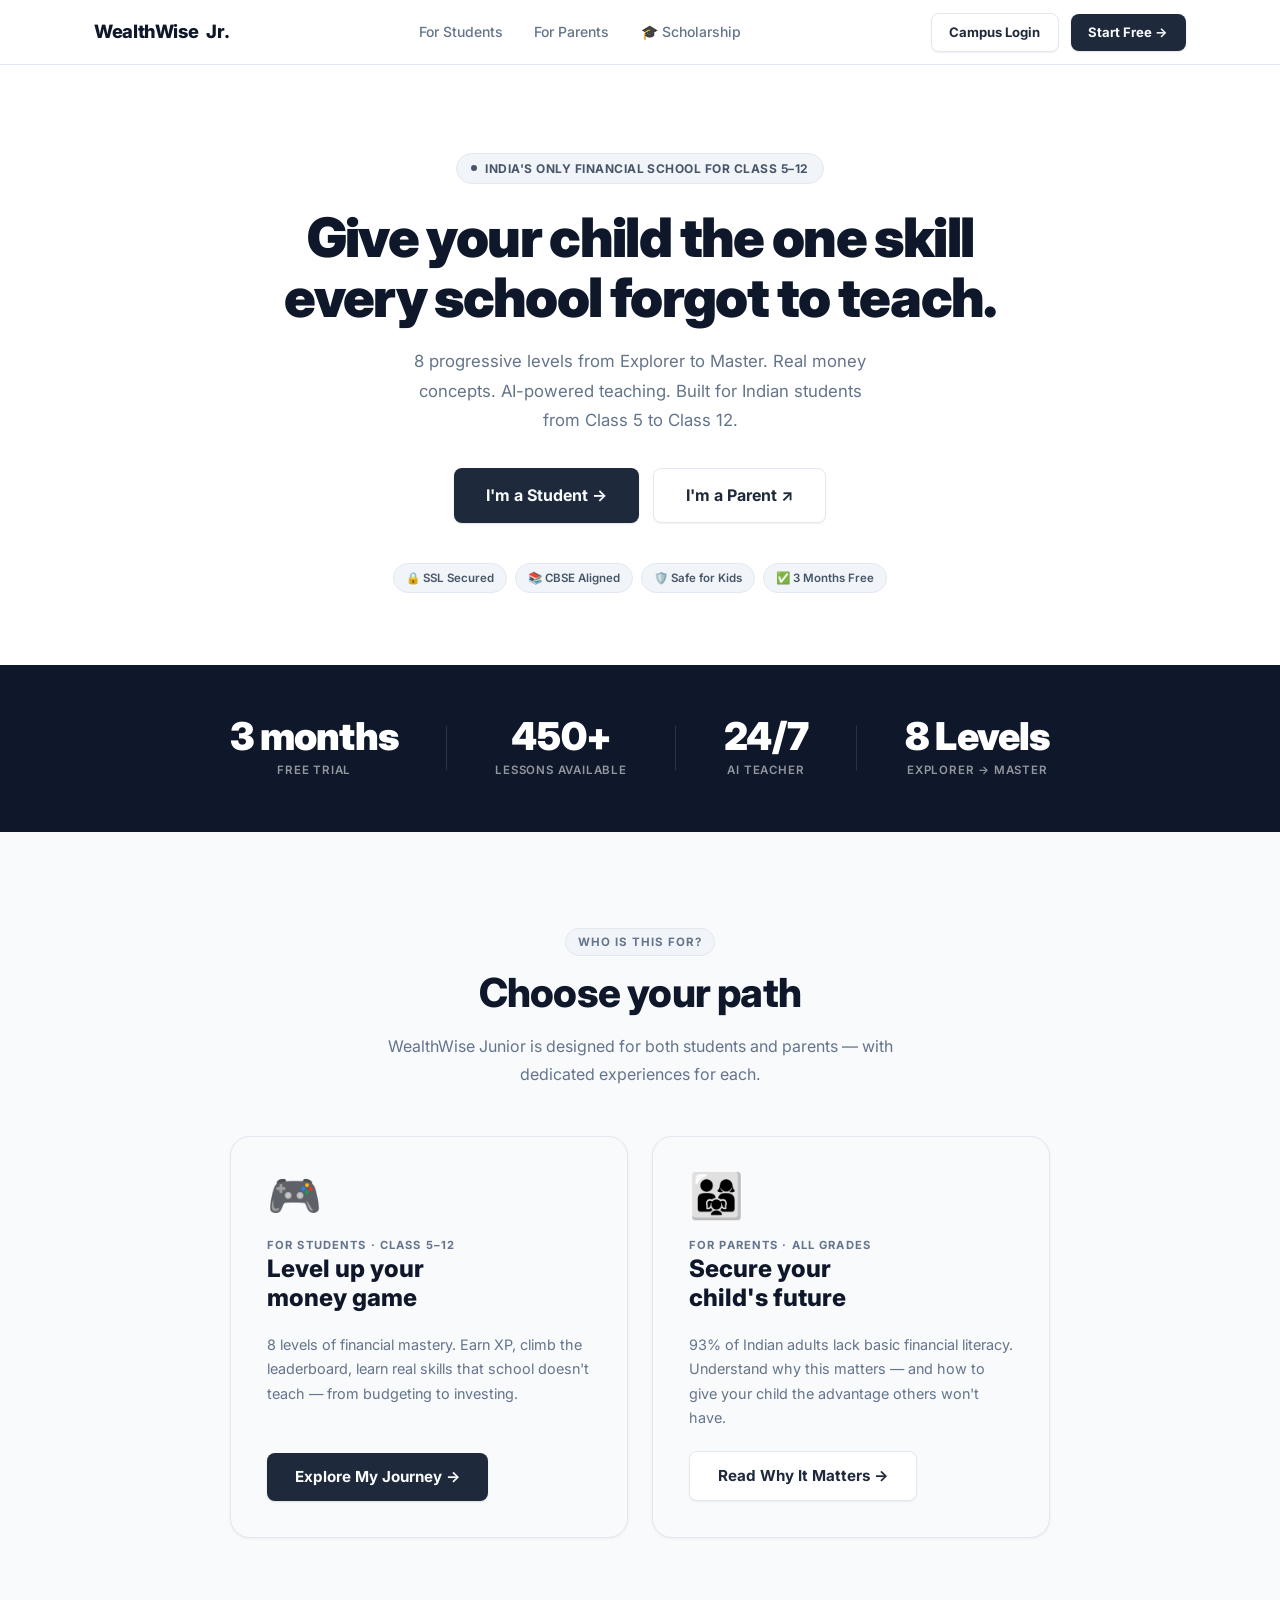
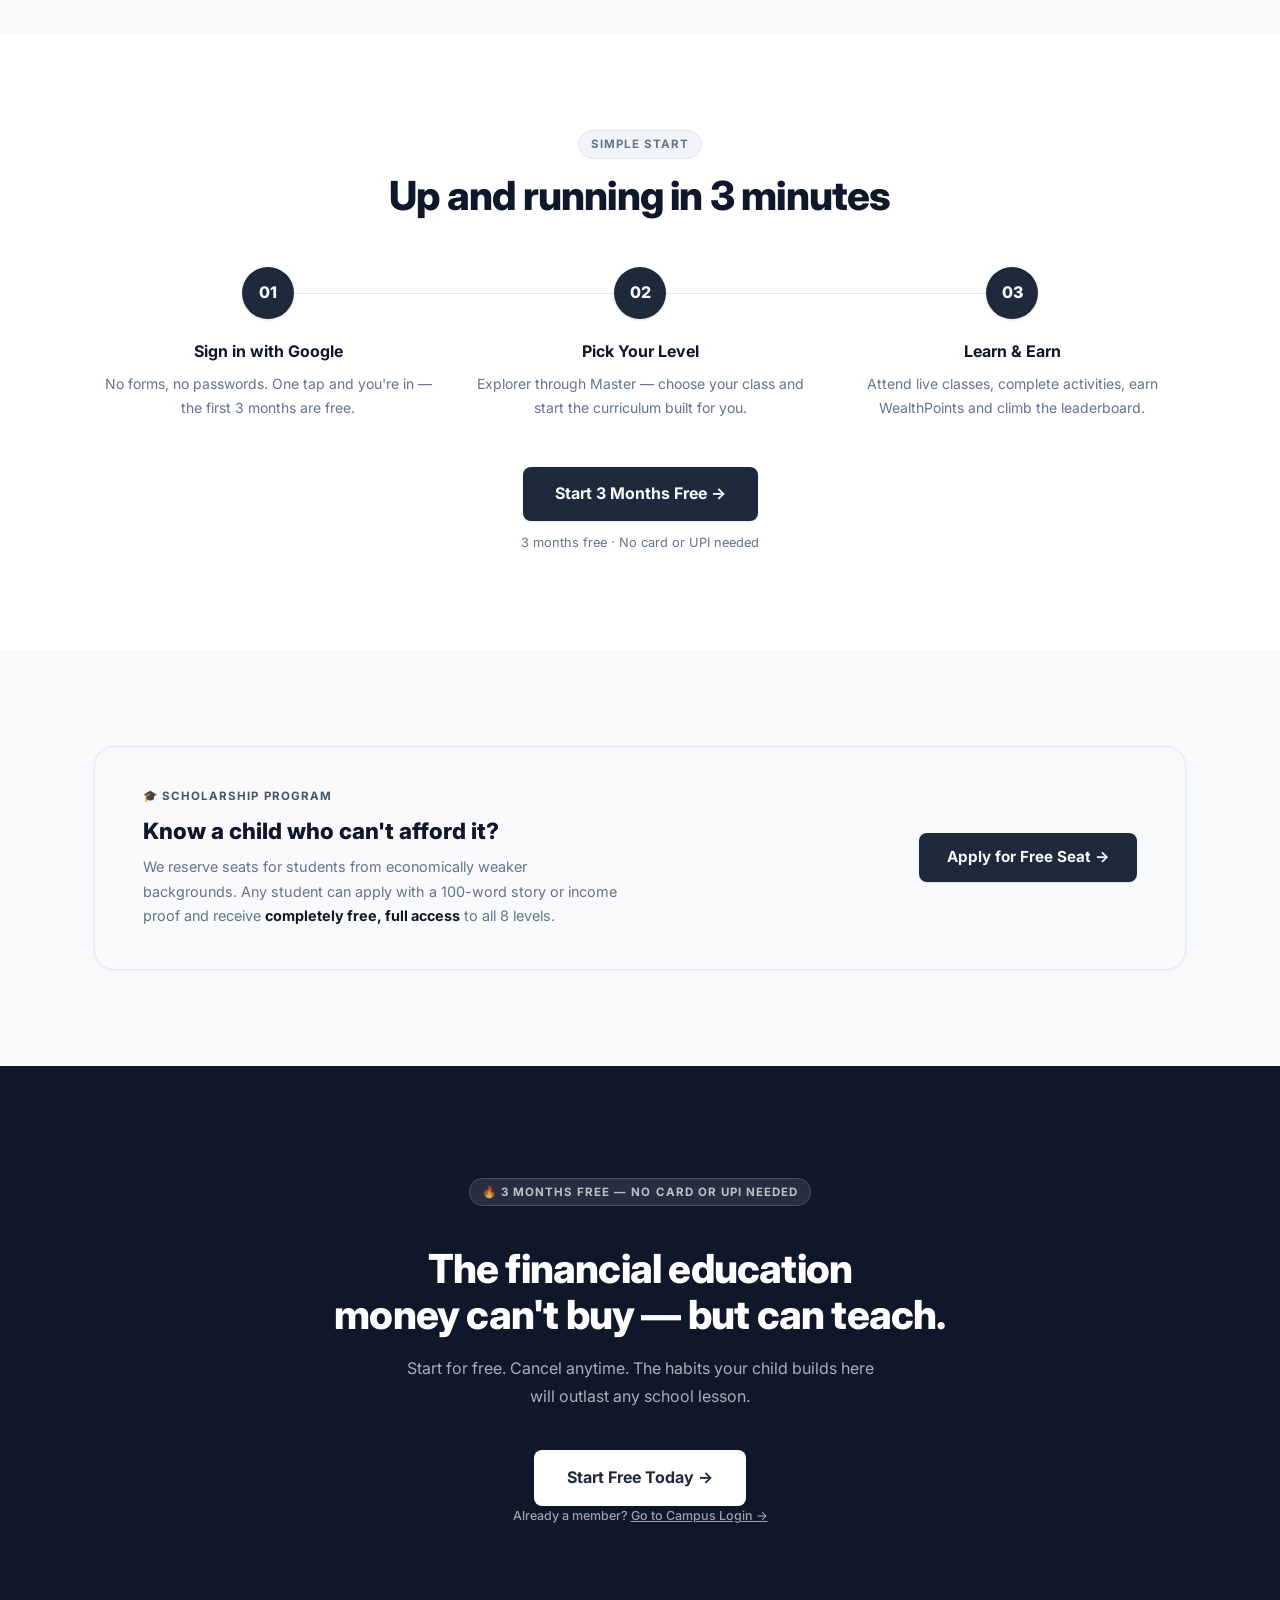
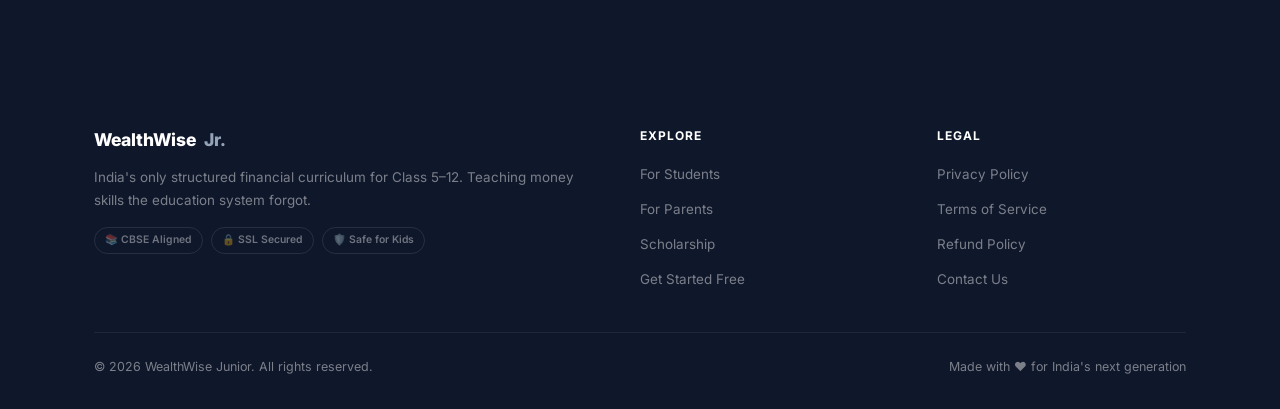
<file: index.html>
<!DOCTYPE html>
<html lang="en">
<head>
  <meta charset="UTF-8" />
  <meta name="viewport" content="width=device-width, initial-scale=1.0" />
  <title>WealthWise Junior — India's Financial School for Class 5–12</title>
  <meta name="description" content="India's only structured financial curriculum for Class 5–12. 8 progressive levels. Gamified, AI-powered, built for real money decisions." />
  <link rel="stylesheet" href="style.css" />
  <style>
    /* ── NAV OPEN (mobile) ── */
    .nav-links.nav-open {
      display: flex; flex-direction: column;
      position: fixed; top: 64px; left: 0; right: 0;
      background: #fff; padding: 1.5rem;
      border-bottom: 1px solid #e2e8f0;
      box-shadow: 0 8px 24px rgba(0,0,0,.08);
      z-index: 99;
    }
    .nav-links.nav-open a { padding: .75rem 1rem; border-radius: .5rem; }
  </style>
</head>
<body>

<!-- ── NAV ── -->
<nav class="nav">
  <div class="container nav-inner">
    <a href="index.html" class="nav-logo">
      <span>WealthWise</span> Jr.
    </a>
    <ul class="nav-links">
      <li><a href="students.html">For Students</a></li>
      <li><a href="parents.html">For Parents</a></li>
      <li><a href="https://www.wwjcampus.in.net/apply" target="_blank">🎓 Scholarship</a></li>
    </ul>
    <div class="nav-actions">
      <a href="https://www.wwjcampus.in.net" target="_blank" class="btn btn-outline btn-sm">Campus Login</a>
      <a href="https://www.wwjcampus.in.net/onboarding" target="_blank" class="btn btn-primary btn-sm">Start Free →</a>
    </div>
    <button class="hamburger" aria-label="Menu" aria-expanded="false">
      <span></span><span></span><span></span>
    </button>
  </div>
</nav>

<!-- ── HERO ── -->
<section class="hero">
  <div class="container">
    <div style="text-align:center; max-width:780px; margin:0 auto;">
      <div class="hero-eyebrow fade-up">
        <span class="dot"></span>
        India's only financial school for Class 5–12
      </div>
      <h1 class="fade-up delay-1">
        Give your child the one skill<br>
        <em>every school forgot to teach.</em>
      </h1>
      <p class="hero-sub mx-auto fade-up delay-2" style="text-align:center; margin-bottom:2rem;">
        8 progressive levels from Explorer to Master. Real money concepts. AI-powered teaching.
        Built for Indian students from Class 5 to Class 12.
      </p>
      <div class="hero-actions fade-up delay-3" style="justify-content:center;">
        <a href="students.html" class="btn btn-primary btn-lg">I'm a Student →</a>
        <a href="parents.html" class="btn btn-outline btn-lg">I'm a Parent ↗</a>
      </div>
      <div class="hero-trust fade-up delay-3" style="justify-content:center; margin-top:1.5rem;">
        <span class="trust-badge">🔒 SSL Secured</span>
        <span class="trust-badge">📚 CBSE Aligned</span>
        <span class="trust-badge">🛡️ Safe for Kids</span>
        <span class="trust-badge">✅ 3 Months Free</span>
      </div>
    </div>
  </div>
</section>

<!-- ── STATS ── -->
<div class="stats-bar">
  <div class="container">
    <div class="stats-inner">
      <div class="stat-item">
        <span class="stat-val">3 months</span>
        <span class="stat-lbl">Free trial</span>
      </div>
      <div class="stat-div"></div>
      <div class="stat-item">
        <span class="stat-val" data-target="450" data-prefix="" data-suffix="+">0+</span>
        <span class="stat-lbl">Lessons Available</span>
      </div>
      <div class="stat-div"></div>
      <div class="stat-item">
        <span class="stat-val">24/7</span>
        <span class="stat-lbl">AI Teacher</span>
      </div>
      <div class="stat-div"></div>
      <div class="stat-item">
        <span class="stat-val">8 Levels</span>
        <span class="stat-lbl">Explorer → Master</span>
      </div>
    </div>
  </div>
</div>

<!-- ── GATEWAY CARDS ── -->
<section class="section section-soft">
  <div class="container">
    <div class="text-center mb-4 observe">
      <p class="section-tag">Who is this for?</p>
      <h2 class="section-h2">Choose your path</h2>
      <p class="section-sub mx-auto" style="text-align:center;">
        WealthWise Junior is designed for both students and parents — with dedicated experiences for each.
      </p>
    </div>
    <div class="gateway-cards">
      <a href="students.html" class="gateway-card student observe">
        <div class="gw-icon">🎮</div>
        <div>
          <p class="gw-label">For Students · Class 5–12</p>
          <h3 class="gw-title">Level up your<br>money game</h3>
        </div>
        <p class="gw-desc">
          8 levels of financial mastery. Earn XP, climb the leaderboard, learn real skills that school doesn't teach — from budgeting to investing.
        </p>
        <div class="gw-cta">
          <span class="btn btn-primary">Explore My Journey →</span>
        </div>
      </a>
      <a href="parents.html" class="gateway-card parent observe" style="animation-delay:.15s">
        <div class="gw-icon">👨‍👩‍👧</div>
        <div>
          <p class="gw-label">For Parents · All Grades</p>
          <h3 class="gw-title">Secure your<br>child's future</h3>
        </div>
        <p class="gw-desc">
          93% of Indian adults lack basic financial literacy. Understand why this matters — and how to give your child the advantage others won't have.
        </p>
        <div class="gw-cta">
          <span class="btn btn-outline">Read Why It Matters →</span>
        </div>
      </a>
    </div>
  </div>
</section>

<!-- ── HOW IT WORKS ── -->
<section class="section">
  <div class="container">
    <div class="text-center mb-4 observe">
      <p class="section-tag">Simple Start</p>
      <h2 class="section-h2">Up and running in 3 minutes</h2>
    </div>
    <div class="steps observe">
      <div class="step">
        <div class="step-num">01</div>
        <h3 class="step-title">Sign in with Google</h3>
        <p class="step-desc">No forms, no passwords. One tap and you're in — the first 3 months are free.</p>
      </div>
      <div class="step">
        <div class="step-num">02</div>
        <h3 class="step-title">Pick Your Level</h3>
        <p class="step-desc">Explorer through Master — choose your class and start the curriculum built for you.</p>
      </div>
      <div class="step">
        <div class="step-num">03</div>
        <h3 class="step-title">Learn &amp; Earn</h3>
        <p class="step-desc">Attend live classes, complete activities, earn WealthPoints and climb the leaderboard.</p>
      </div>
    </div>
    <div class="text-center" style="margin-top:3rem;">
      <a href="https://www.wwjcampus.in.net/onboarding" target="_blank" class="btn btn-primary btn-lg observe">
        Start 3 Months Free →
      </a>
      <p style="margin-top:.75rem; font-size:.8rem; color:var(--muted);">3 months free · No card or UPI needed</p>
    </div>
  </div>
</section>

<!-- ── SCHOLARSHIP ── -->
<section class="section section-soft">
  <div class="container">
    <div class="scholar-banner observe">
      <div class="scholar-left">
        <p class="scholar-tag">🎓 Scholarship Program</p>
        <h3 class="scholar-h">Know a child who can't afford it?</h3>
        <p class="scholar-p">
          We reserve seats for students from economically weaker backgrounds.
          Any student can apply with a 100-word story or income proof and receive
          <strong>completely free, full access</strong> to all 8 levels.
        </p>
      </div>
      <a href="https://www.wwjcampus.in.net/apply" target="_blank" class="btn btn-primary">Apply for Free Seat →</a>
    </div>
  </div>
</section>

<!-- ── FINAL CTA ── -->
<section class="cta-section">
  <div class="container">
    <p class="section-tag">🔥 3 Months Free — No Card or UPI Needed</p>
    <h2 class="section-h2" style="color:#fff; margin-bottom:1rem;">
      The financial education<br>money can't buy — but can teach.
    </h2>
    <p class="section-sub mx-auto" style="color:rgba(255,255,255,.65); text-align:center;">
      Start for free. Cancel anytime. The habits your child builds here will outlast any school lesson.
    </p>
    <a href="https://www.wwjcampus.in.net/onboarding" target="_blank" class="btn btn-white btn-lg">
      Start Free Today →
    </a>
    <p class="cta-note">Already a member? <a href="https://www.wwjcampus.in.net" target="_blank" style="color:rgba(255,255,255,.6); text-decoration:underline;">Go to Campus Login →</a></p>
  </div>
</section>

<!-- ── FOOTER ── -->
<footer class="footer">
  <div class="container">
    <div class="footer-inner">
      <div class="footer-brand">
        <div class="footer-logo">WealthWise <span>Jr.</span></div>
        <p class="footer-tagline">India's only structured financial curriculum for Class 5–12. Teaching money skills the education system forgot.</p>
        <div class="footer-trust">
          <span class="footer-trust-badge">📚 CBSE Aligned</span>
          <span class="footer-trust-badge">🔒 SSL Secured</span>
          <span class="footer-trust-badge">🛡️ Safe for Kids</span>
        </div>
      </div>
      <div class="footer-col">
        <h4>Explore</h4>
        <ul>
          <li><a href="students.html">For Students</a></li>
          <li><a href="parents.html">For Parents</a></li>
          <li><a href="https://www.wwjcampus.in.net/apply" target="_blank">Scholarship</a></li>
          <li><a href="https://www.wwjcampus.in.net/onboarding" target="_blank">Get Started Free</a></li>
        </ul>
      </div>
      <div class="footer-col">
        <h4>Legal</h4>
        <ul>
          <li><a href="https://www.wwjcampus.in.net/privacy" target="_blank">Privacy Policy</a></li>
          <li><a href="https://www.wwjcampus.in.net/terms" target="_blank">Terms of Service</a></li>
          <li><a href="https://www.wwjcampus.in.net/refund" target="_blank">Refund Policy</a></li>
          <li><a href="https://www.wwjcampus.in.net/contact" target="_blank">Contact Us</a></li>
        </ul>
      </div>
    </div>
    <div class="footer-bottom">
      <span>© 2026 WealthWise Junior. All rights reserved.</span>
      <span>Made with ❤️ for India's next generation</span>
    </div>
  </div>
</footer>

<script src="script.js"></script>
</body>
</html>
</file>
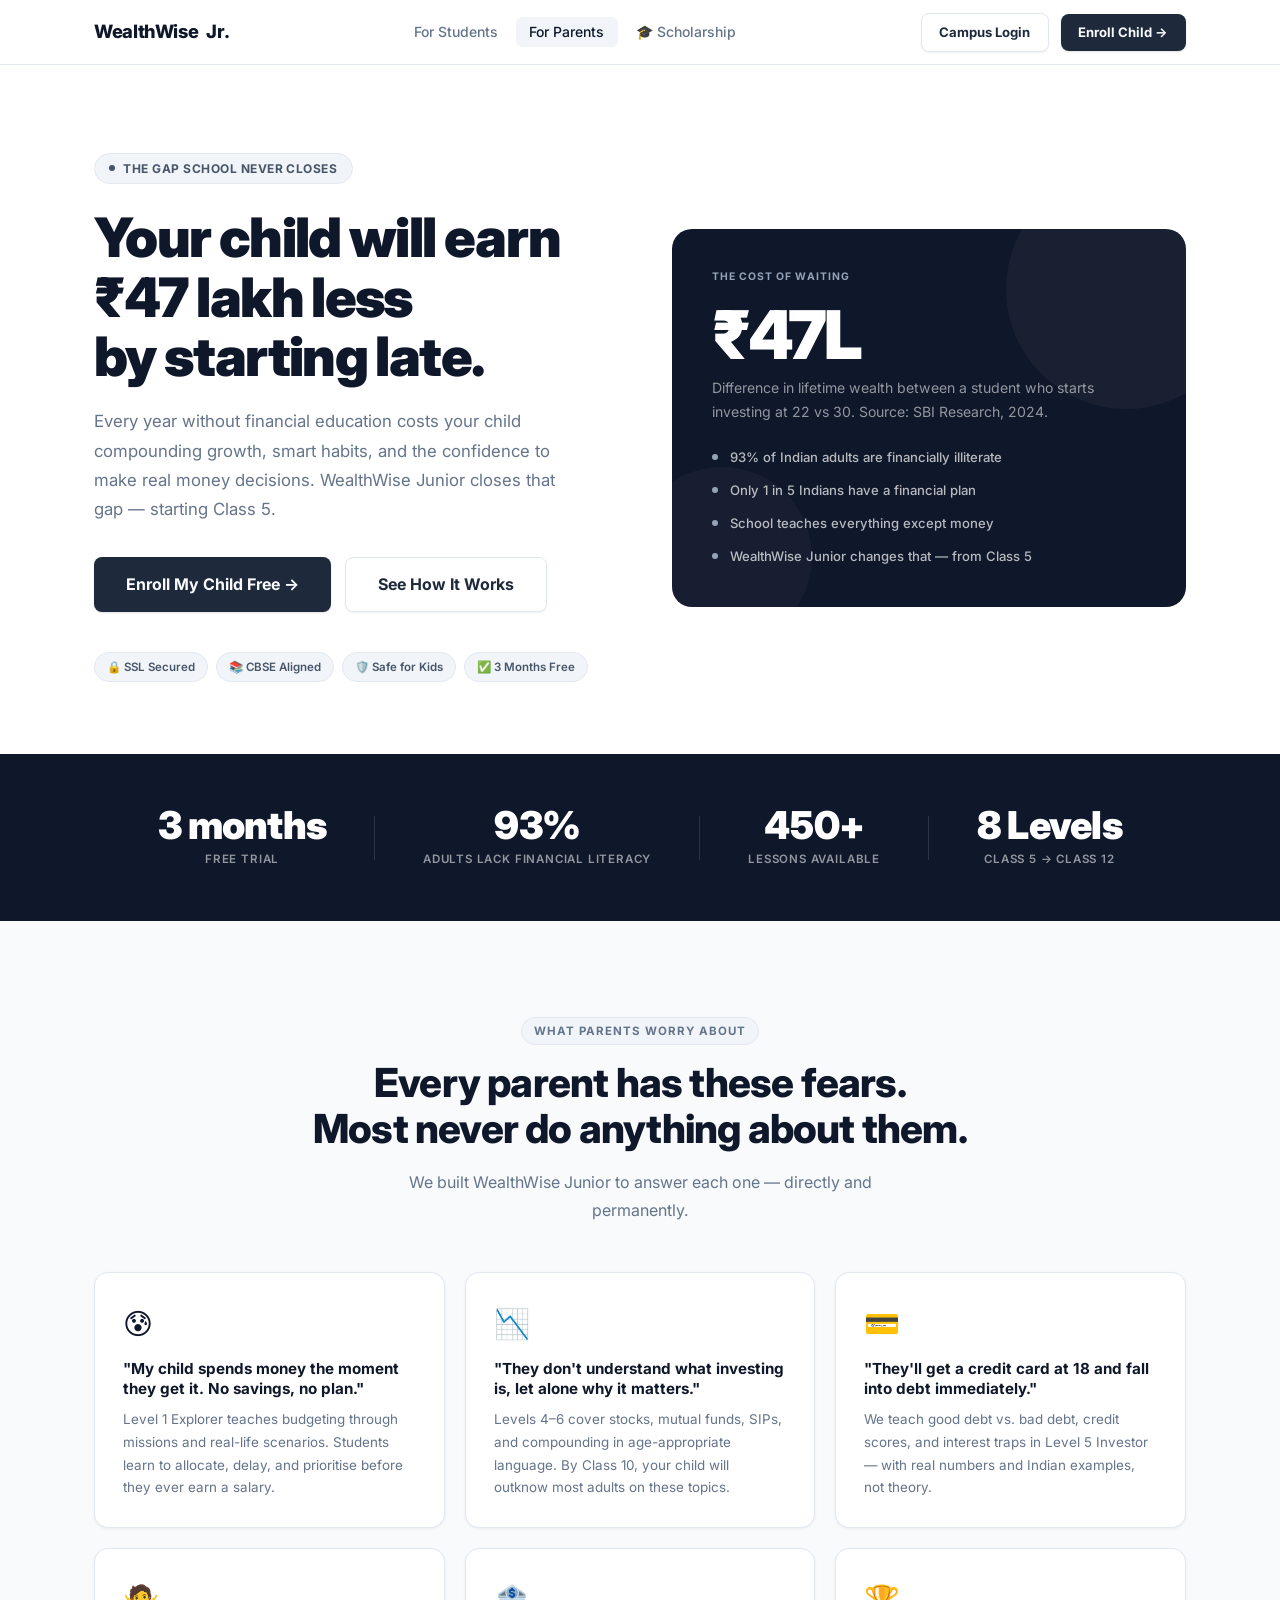
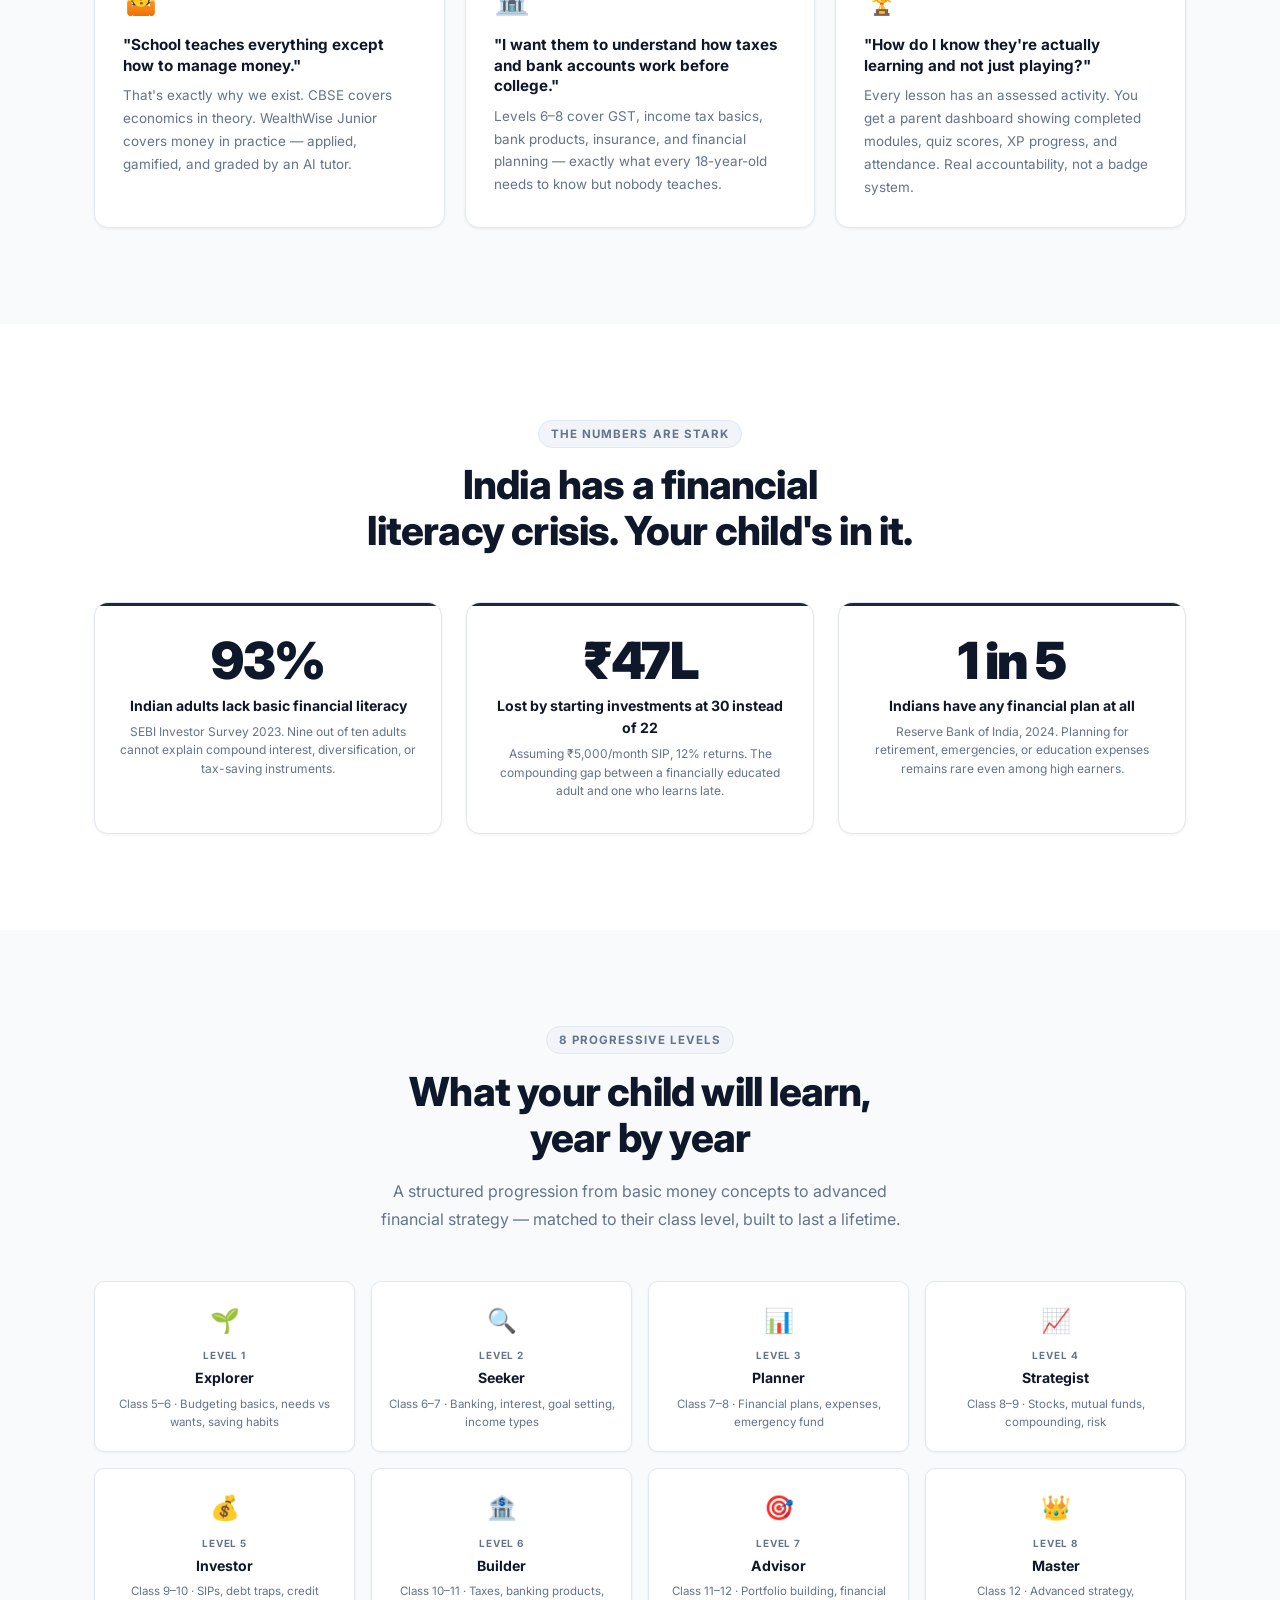
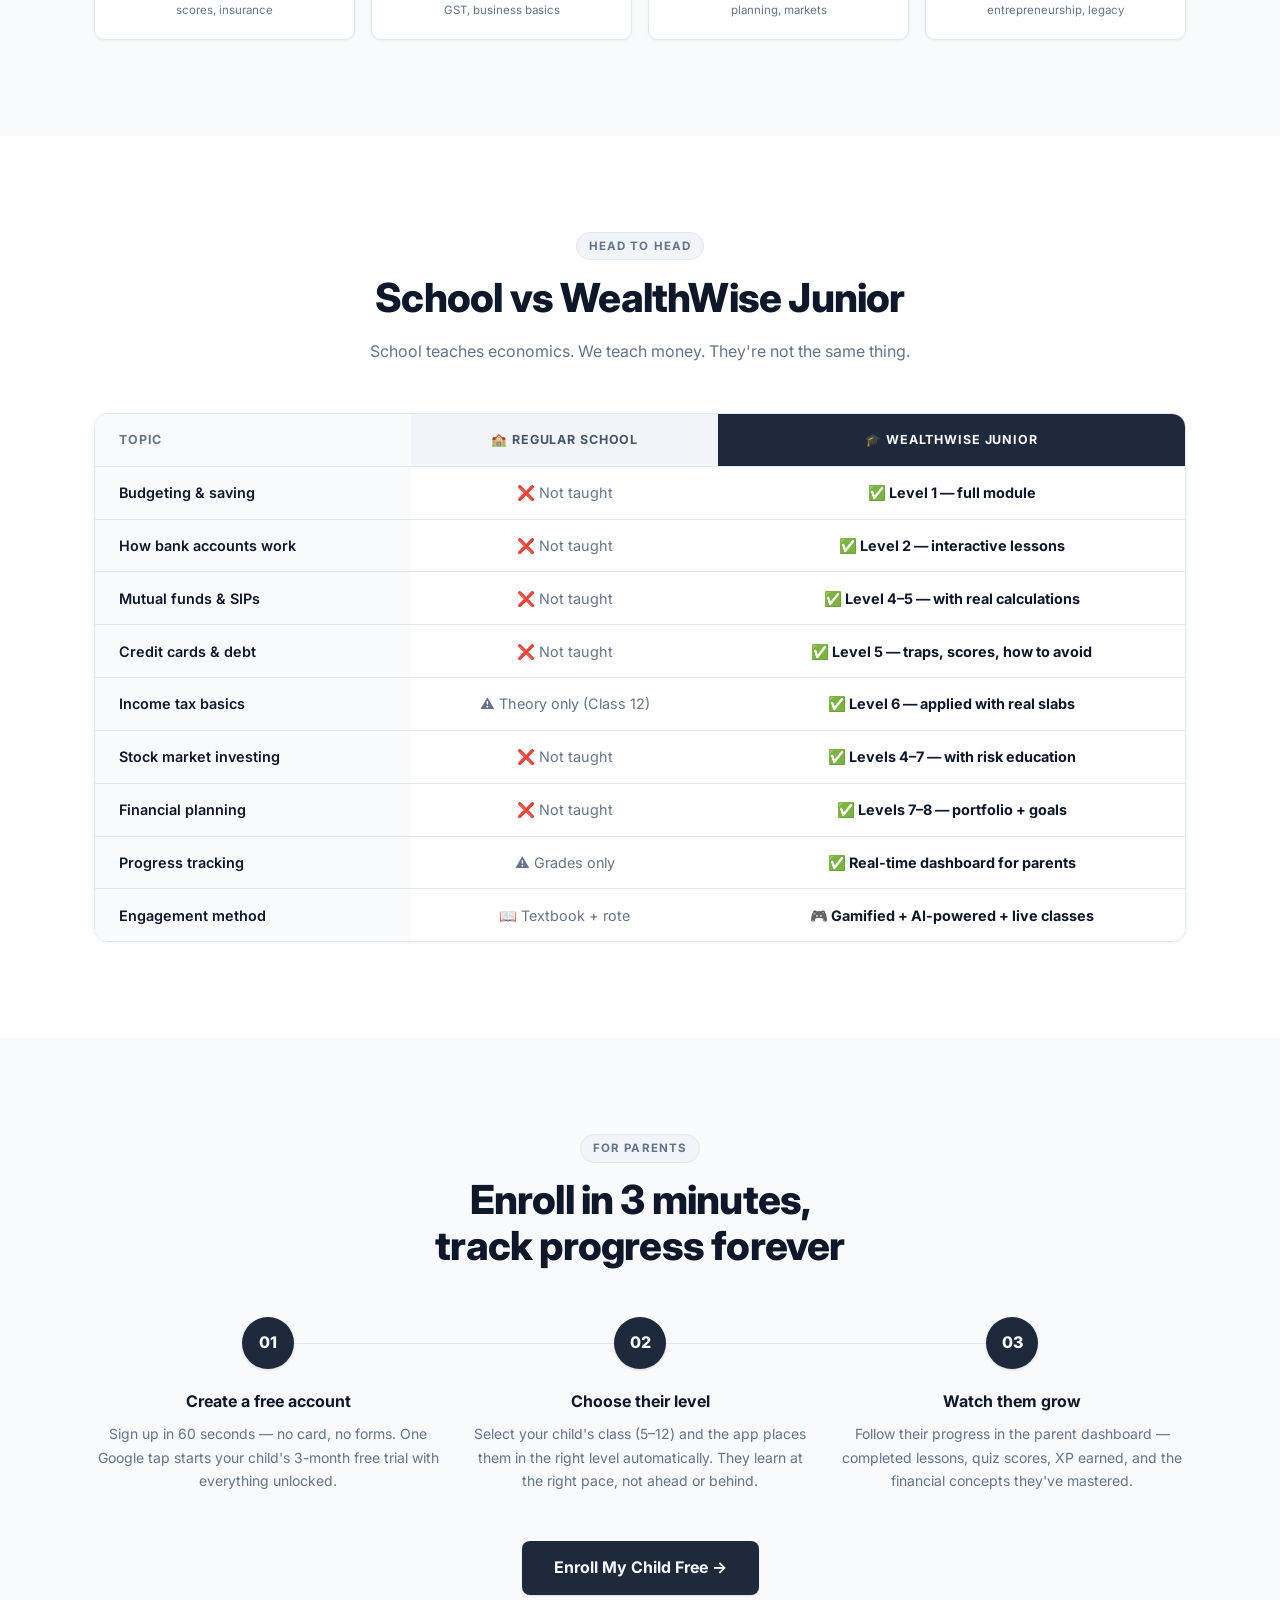
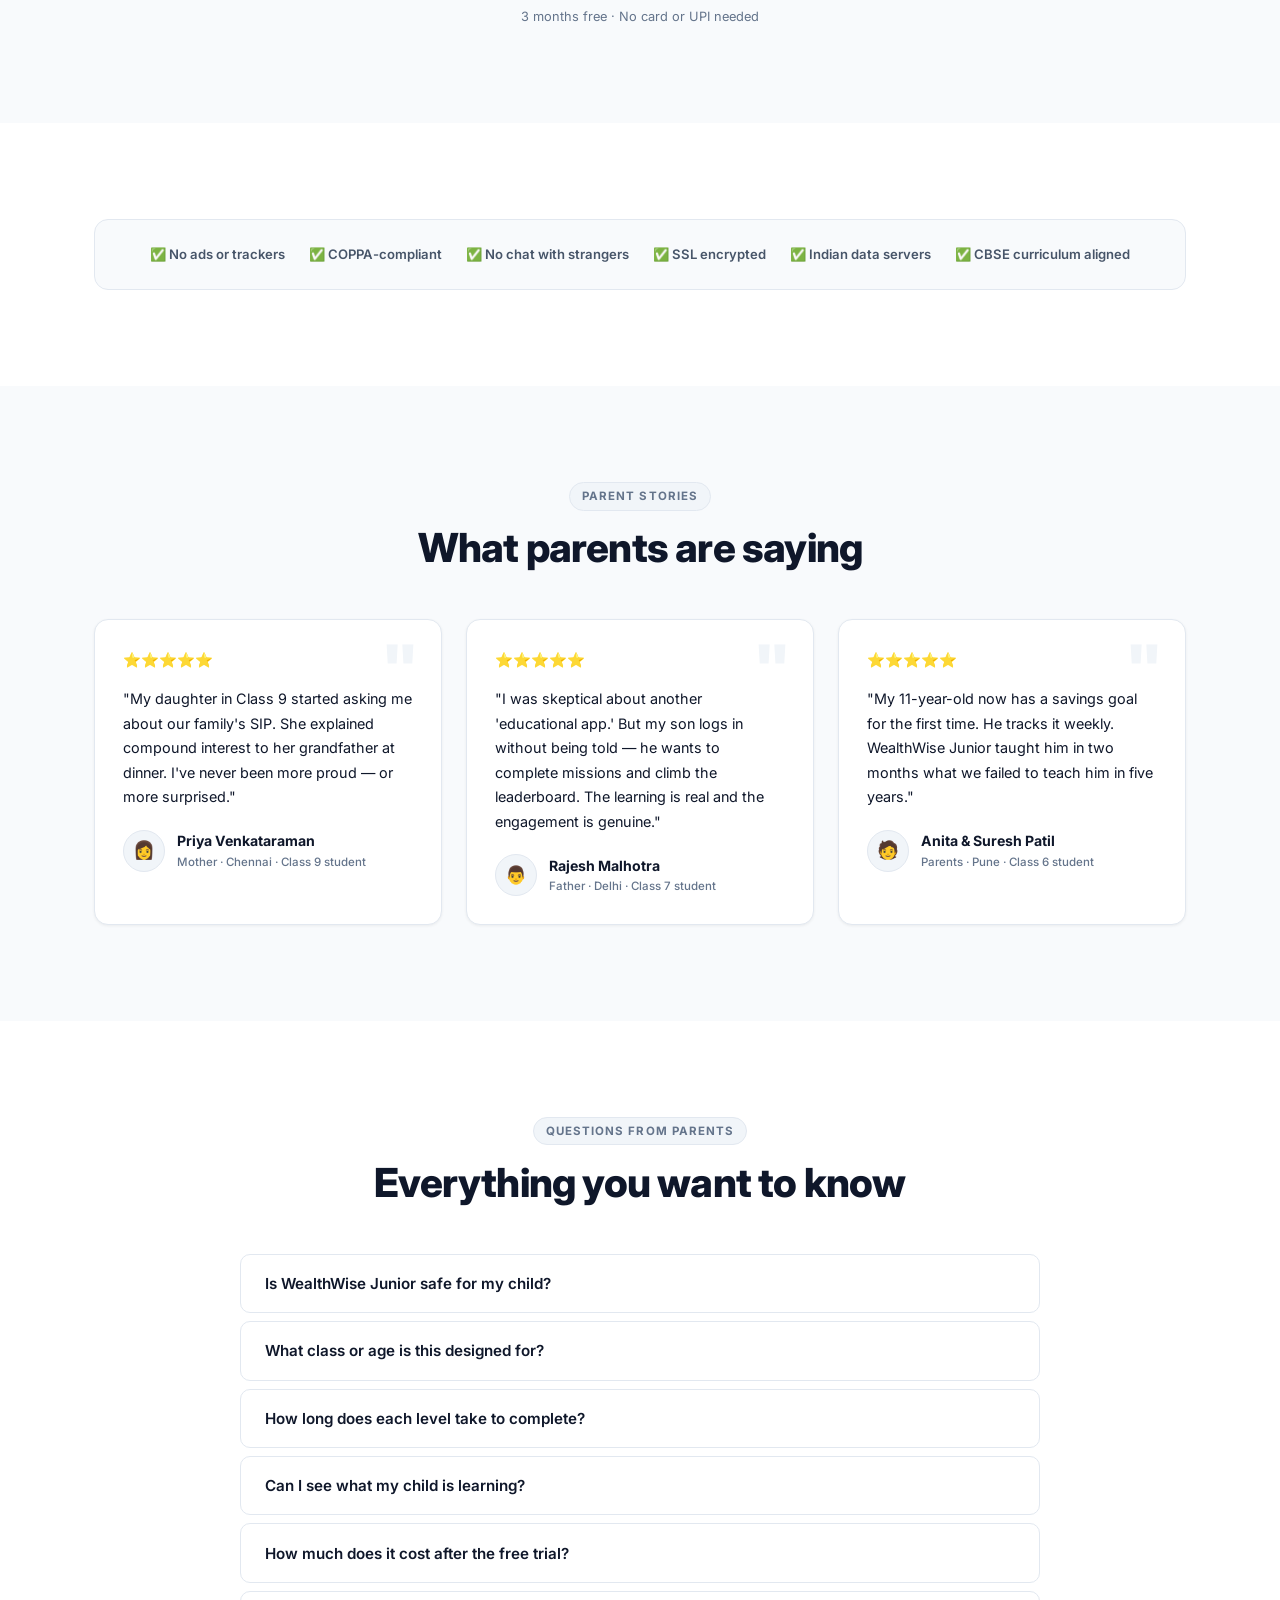
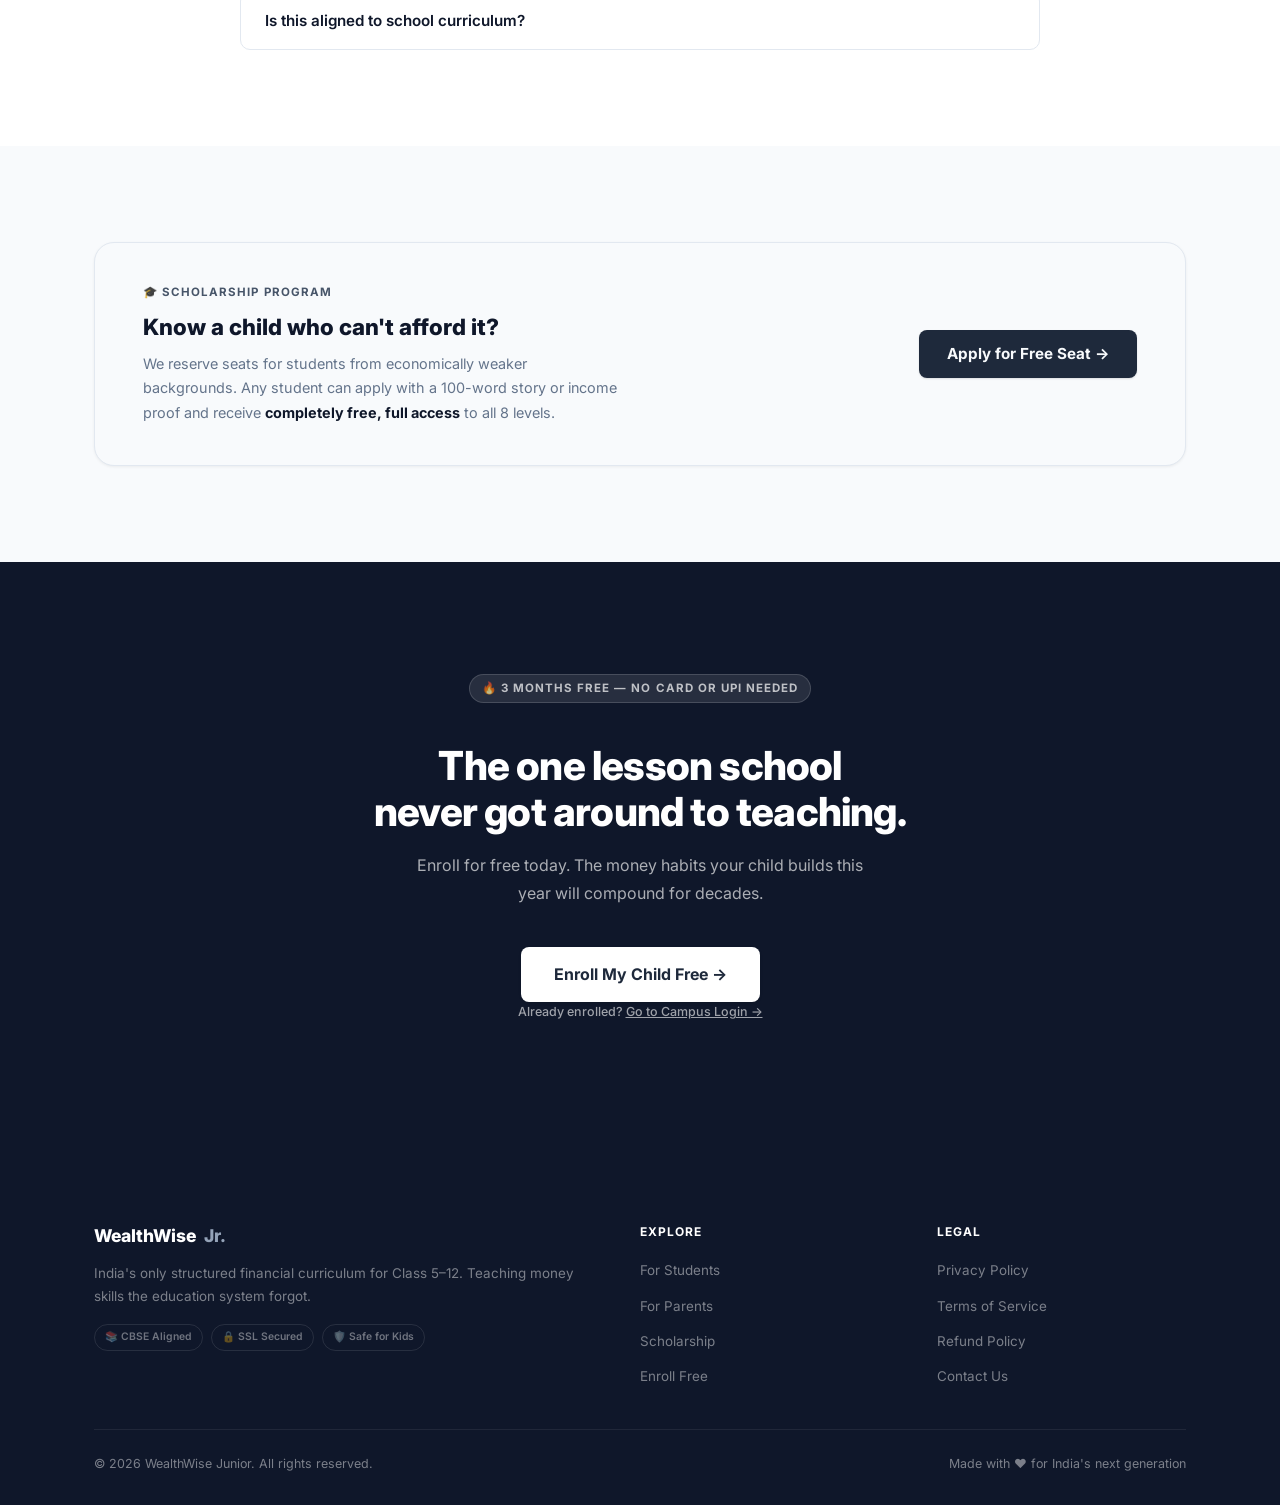
<file: parents.html>
<!DOCTYPE html>
<html lang="en">
<head>
  <meta charset="UTF-8" />
  <meta name="viewport" content="width=device-width, initial-scale=1.0" />
  <title>For Parents — WealthWise Junior | Secure Your Child's Financial Future</title>
  <meta name="description" content="93% of Indian adults lack basic financial literacy. Give your child the advantage they won't get in school — structured financial education from Class 5 to Class 12." />
  <link rel="stylesheet" href="style.css" />
  <style>
    .nav-links.nav-open {
      display: flex; flex-direction: column;
      position: fixed; top: 64px; left: 0; right: 0;
      background: #fff; padding: 1.5rem;
      border-bottom: 1px solid #e2e8f0;
      box-shadow: 0 8px 24px rgba(0,0,0,.08);
      z-index: 99;
    }
    .nav-links.nav-open a { padding: .75rem 1rem; border-radius: .5rem; }

    @media (max-width: 768px) {
      .fears-grid { grid-template-columns: 1fr; }
      .shock-grid { grid-template-columns: 1fr; }
      .curriculum-levels { grid-template-columns: repeat(2, 1fr); }
      .testimonial-grid { grid-template-columns: 1fr; }
      .steps { grid-template-columns: 1fr; }
      .steps::before { display: none; }
      .hero-inner { grid-template-columns: 1fr; }
      .money-visual { margin-top: 2rem; }
    }
  </style>
</head>
<body>

<!-- ── NAV ── -->
<nav class="nav">
  <div class="container nav-inner">
    <a href="index.html" class="nav-logo"><span>WealthWise</span> Jr.</a>
    <ul class="nav-links">
      <li><a href="students.html">For Students</a></li>
      <li><a href="parents.html" class="active">For Parents</a></li>
      <li><a href="https://www.wwjcampus.in.net/apply" target="_blank">🎓 Scholarship</a></li>
    </ul>
    <div class="nav-actions">
      <a href="https://www.wwjcampus.in.net" target="_blank" class="btn btn-outline btn-sm">Campus Login</a>
      <a href="https://www.wwjcampus.in.net/onboarding" target="_blank" class="btn btn-primary btn-sm">Enroll Child →</a>
    </div>
    <button class="hamburger" aria-label="Menu" aria-expanded="false">
      <span></span><span></span><span></span>
    </button>
  </div>
</nav>

<!-- ── HERO ── -->
<section class="hero">
  <div class="container">
    <div class="hero-inner">
      <div>
        <div class="hero-eyebrow fade-up">
          <span class="dot"></span>
          The gap school never closes
        </div>
        <h1 class="fade-up delay-1">
          Your child will earn<br>
          <em>₹47 lakh less</em><br>
          by starting late.
        </h1>
        <p class="hero-sub fade-up delay-2">
          Every year without financial education costs your child compounding growth, smart habits, and the confidence to make real money decisions. WealthWise Junior closes that gap — starting Class 5.
        </p>
        <div class="hero-actions fade-up delay-3">
          <a href="https://www.wwjcampus.in.net/onboarding" target="_blank" class="btn btn-primary btn-lg">Enroll My Child Free →</a>
          <a href="#how-it-works" class="btn btn-outline btn-lg">See How It Works</a>
        </div>
        <div class="hero-trust fade-up delay-3" style="margin-top:1.5rem;">
          <span class="trust-badge">🔒 SSL Secured</span>
          <span class="trust-badge">📚 CBSE Aligned</span>
          <span class="trust-badge">🛡️ Safe for Kids</span>
          <span class="trust-badge">✅ 3 Months Free</span>
        </div>
      </div>
      <div class="money-visual fade-up delay-2">
        <div class="mv-tag">The cost of waiting</div>
        <div class="mv-num">₹47L</div>
        <div class="mv-desc">Difference in lifetime wealth between a student who starts investing at 22 vs 30. Source: SBI Research, 2024.</div>
        <div class="mv-items">
          <div class="mv-item"><span class="mv-dot"></span>93% of Indian adults are financially illiterate</div>
          <div class="mv-item"><span class="mv-dot"></span>Only 1 in 5 Indians have a financial plan</div>
          <div class="mv-item"><span class="mv-dot"></span>School teaches everything except money</div>
          <div class="mv-item"><span class="mv-dot"></span>WealthWise Junior changes that — from Class 5</div>
        </div>
      </div>
    </div>
  </div>
</section>

<!-- ── STATS BAR ── -->
<div class="stats-bar">
  <div class="container">
    <div class="stats-inner">
      <div class="stat-item">
        <span class="stat-val">3 months</span>
        <span class="stat-lbl">Free trial</span>
      </div>
      <div class="stat-div"></div>
      <div class="stat-item">
        <span class="stat-val" data-target="93" data-prefix="" data-suffix="%">0%</span>
        <span class="stat-lbl">Adults Lack Financial Literacy</span>
      </div>
      <div class="stat-div"></div>
      <div class="stat-item">
        <span class="stat-val" data-target="450" data-prefix="" data-suffix="+">0+</span>
        <span class="stat-lbl">Lessons Available</span>
      </div>
      <div class="stat-div"></div>
      <div class="stat-item">
        <span class="stat-val">8 Levels</span>
        <span class="stat-lbl">Class 5 → Class 12</span>
      </div>
    </div>
  </div>
</div>

<!-- ── 6 FEARS ── -->
<section class="section section-soft">
  <div class="container">
    <div class="text-center mb-4 observe">
      <p class="section-tag">What parents worry about</p>
      <h2 class="section-h2">Every parent has these fears.<br>Most never do anything about them.</h2>
      <p class="section-sub mx-auto" style="text-align:center;">
        We built WealthWise Junior to answer each one — directly and permanently.
      </p>
    </div>
    <div class="fears-grid">

      <div class="fear-card observe">
        <div class="fear-icon">😰</div>
        <p class="fear-q">"My child spends money the moment they get it. No savings, no plan."</p>
        <p class="fear-a">Level 1 Explorer teaches budgeting through missions and real-life scenarios. Students learn to allocate, delay, and prioritise before they ever earn a salary.</p>
      </div>

      <div class="fear-card observe" style="animation-delay:.08s">
        <div class="fear-icon">📉</div>
        <p class="fear-q">"They don't understand what investing is, let alone why it matters."</p>
        <p class="fear-a">Levels 4–6 cover stocks, mutual funds, SIPs, and compounding in age-appropriate language. By Class 10, your child will outknow most adults on these topics.</p>
      </div>

      <div class="fear-card observe" style="animation-delay:.16s">
        <div class="fear-icon">💳</div>
        <p class="fear-q">"They'll get a credit card at 18 and fall into debt immediately."</p>
        <p class="fear-a">We teach good debt vs. bad debt, credit scores, and interest traps in Level 5 Investor — with real numbers and Indian examples, not theory.</p>
      </div>

      <div class="fear-card observe" style="animation-delay:.04s">
        <div class="fear-icon">🤷</div>
        <p class="fear-q">"School teaches everything except how to manage money."</p>
        <p class="fear-a">That's exactly why we exist. CBSE covers economics in theory. WealthWise Junior covers money in practice — applied, gamified, and graded by an AI tutor.</p>
      </div>

      <div class="fear-card observe" style="animation-delay:.12s">
        <div class="fear-icon">🏦</div>
        <p class="fear-q">"I want them to understand how taxes and bank accounts work before college."</p>
        <p class="fear-a">Levels 6–8 cover GST, income tax basics, bank products, insurance, and financial planning — exactly what every 18-year-old needs to know but nobody teaches.</p>
      </div>

      <div class="fear-card observe" style="animation-delay:.20s">
        <div class="fear-icon">🏆</div>
        <p class="fear-q">"How do I know they're actually learning and not just playing?"</p>
        <p class="fear-a">Every lesson has an assessed activity. You get a parent dashboard showing completed modules, quiz scores, XP progress, and attendance. Real accountability, not a badge system.</p>
      </div>

    </div>
  </div>
</section>

<!-- ── SHOCK STATS ── -->
<section class="section">
  <div class="container">
    <div class="text-center mb-4 observe">
      <p class="section-tag">The numbers are stark</p>
      <h2 class="section-h2">India has a financial<br>literacy crisis. Your child's in it.</h2>
    </div>
    <div class="shock-grid">
      <div class="shock-card orange observe">
        <div class="shock-num orange">93%</div>
        <div class="shock-label">Indian adults lack basic financial literacy</div>
        <div class="shock-sub">SEBI Investor Survey 2023. Nine out of ten adults cannot explain compound interest, diversification, or tax-saving instruments.</div>
      </div>
      <div class="shock-card indigo observe" style="animation-delay:.1s">
        <div class="shock-num indigo">₹47L</div>
        <div class="shock-label">Lost by starting investments at 30 instead of 22</div>
        <div class="shock-sub">Assuming ₹5,000/month SIP, 12% returns. The compounding gap between a financially educated adult and one who learns late.</div>
      </div>
      <div class="shock-card red observe" style="animation-delay:.2s">
        <div class="shock-num red">1 in 5</div>
        <div class="shock-label">Indians have any financial plan at all</div>
        <div class="shock-sub">Reserve Bank of India, 2024. Planning for retirement, emergencies, or education expenses remains rare even among high earners.</div>
      </div>
    </div>
  </div>
</section>

<!-- ── CURRICULUM OVERVIEW ── -->
<section class="section section-soft">
  <div class="container">
    <div class="text-center mb-4 observe">
      <p class="section-tag">8 Progressive Levels</p>
      <h2 class="section-h2">What your child will learn,<br>year by year</h2>
      <p class="section-sub mx-auto" style="text-align:center;">
        A structured progression from basic money concepts to advanced financial strategy — matched to their class level, built to last a lifetime.
      </p>
    </div>
    <div class="curriculum-levels">
      <div class="cl-card observe">
        <div class="cl-emoji">🌱</div>
        <div class="cl-level">Level 1</div>
        <div class="cl-name">Explorer</div>
        <div class="cl-class">Class 5–6 · Budgeting basics, needs vs wants, saving habits</div>
      </div>
      <div class="cl-card observe" style="animation-delay:.06s">
        <div class="cl-emoji">🔍</div>
        <div class="cl-level">Level 2</div>
        <div class="cl-name">Seeker</div>
        <div class="cl-class">Class 6–7 · Banking, interest, goal setting, income types</div>
      </div>
      <div class="cl-card observe" style="animation-delay:.12s">
        <div class="cl-emoji">📊</div>
        <div class="cl-level">Level 3</div>
        <div class="cl-name">Planner</div>
        <div class="cl-class">Class 7–8 · Financial plans, expenses, emergency fund</div>
      </div>
      <div class="cl-card observe" style="animation-delay:.18s">
        <div class="cl-emoji">📈</div>
        <div class="cl-level">Level 4</div>
        <div class="cl-name">Strategist</div>
        <div class="cl-class">Class 8–9 · Stocks, mutual funds, compounding, risk</div>
      </div>
      <div class="cl-card observe" style="animation-delay:.06s">
        <div class="cl-emoji">💰</div>
        <div class="cl-level">Level 5</div>
        <div class="cl-name">Investor</div>
        <div class="cl-class">Class 9–10 · SIPs, debt traps, credit scores, insurance</div>
      </div>
      <div class="cl-card observe" style="animation-delay:.12s">
        <div class="cl-emoji">🏦</div>
        <div class="cl-level">Level 6</div>
        <div class="cl-name">Builder</div>
        <div class="cl-class">Class 10–11 · Taxes, banking products, GST, business basics</div>
      </div>
      <div class="cl-card observe" style="animation-delay:.18s">
        <div class="cl-emoji">🎯</div>
        <div class="cl-level">Level 7</div>
        <div class="cl-name">Advisor</div>
        <div class="cl-class">Class 11–12 · Portfolio building, financial planning, markets</div>
      </div>
      <div class="cl-card observe" style="animation-delay:.24s">
        <div class="cl-emoji">👑</div>
        <div class="cl-level">Level 8</div>
        <div class="cl-name">Master</div>
        <div class="cl-class">Class 12 · Advanced strategy, entrepreneurship, legacy</div>
      </div>
    </div>
  </div>
</section>

<!-- ── COMPARISON TABLE ── -->
<section class="section">
  <div class="container">
    <div class="text-center mb-4 observe">
      <p class="section-tag">Head to head</p>
      <h2 class="section-h2">School vs WealthWise Junior</h2>
      <p class="section-sub mx-auto" style="text-align:center;">
        School teaches economics. We teach money. They're not the same thing.
      </p>
    </div>
    <div class="compare-wrap observe">
      <table class="compare-table">
        <thead>
          <tr>
            <th>Topic</th>
            <th class="school">🏫 Regular School</th>
            <th class="wwj">🎓 WealthWise Junior</th>
          </tr>
        </thead>
        <tbody>
          <tr>
            <td>Budgeting &amp; saving</td>
            <td class="school">❌ Not taught</td>
            <td class="wwj">✅ Level 1 — full module</td>
          </tr>
          <tr>
            <td>How bank accounts work</td>
            <td class="school">❌ Not taught</td>
            <td class="wwj">✅ Level 2 — interactive lessons</td>
          </tr>
          <tr>
            <td>Mutual funds &amp; SIPs</td>
            <td class="school">❌ Not taught</td>
            <td class="wwj">✅ Level 4–5 — with real calculations</td>
          </tr>
          <tr>
            <td>Credit cards &amp; debt</td>
            <td class="school">❌ Not taught</td>
            <td class="wwj">✅ Level 5 — traps, scores, how to avoid</td>
          </tr>
          <tr>
            <td>Income tax basics</td>
            <td class="school">⚠️ Theory only (Class 12)</td>
            <td class="wwj">✅ Level 6 — applied with real slabs</td>
          </tr>
          <tr>
            <td>Stock market investing</td>
            <td class="school">❌ Not taught</td>
            <td class="wwj">✅ Levels 4–7 — with risk education</td>
          </tr>
          <tr>
            <td>Financial planning</td>
            <td class="school">❌ Not taught</td>
            <td class="wwj">✅ Levels 7–8 — portfolio + goals</td>
          </tr>
          <tr>
            <td>Progress tracking</td>
            <td class="school">⚠️ Grades only</td>
            <td class="wwj">✅ Real-time dashboard for parents</td>
          </tr>
          <tr>
            <td>Engagement method</td>
            <td class="school">📖 Textbook + rote</td>
            <td class="wwj">🎮 Gamified + AI-powered + live classes</td>
          </tr>
        </tbody>
      </table>
    </div>
  </div>
</section>

<!-- ── HOW IT WORKS ── -->
<section class="section section-soft" id="how-it-works">
  <div class="container">
    <div class="text-center mb-4 observe">
      <p class="section-tag">For parents</p>
      <h2 class="section-h2">Enroll in 3 minutes,<br>track progress forever</h2>
    </div>
    <div class="steps observe">
      <div class="step">
        <div class="step-num">01</div>
        <h3 class="step-title">Create a free account</h3>
        <p class="step-desc">Sign up in 60 seconds — no card, no forms. One Google tap starts your child's 3-month free trial with everything unlocked.</p>
      </div>
      <div class="step">
        <div class="step-num">02</div>
        <h3 class="step-title">Choose their level</h3>
        <p class="step-desc">Select your child's class (5–12) and the app places them in the right level automatically. They learn at the right pace, not ahead or behind.</p>
      </div>
      <div class="step">
        <div class="step-num">03</div>
        <h3 class="step-title">Watch them grow</h3>
        <p class="step-desc">Follow their progress in the parent dashboard — completed lessons, quiz scores, XP earned, and the financial concepts they've mastered.</p>
      </div>
    </div>
    <div class="text-center" style="margin-top:3rem;">
      <a href="https://www.wwjcampus.in.net/onboarding" target="_blank" class="btn btn-primary btn-lg observe">Enroll My Child Free →</a>
      <p style="margin-top:.75rem; font-size:.8rem; color:var(--muted);">3 months free · No card or UPI needed</p>
    </div>
  </div>
</section>

<!-- ── SAFETY ── -->
<section class="section">
  <div class="container">
    <div class="safety-strip observe">
      <div class="safety-item">✅ No ads or trackers</div>
      <div class="safety-item">✅ COPPA-compliant</div>
      <div class="safety-item">✅ No chat with strangers</div>
      <div class="safety-item">✅ SSL encrypted</div>
      <div class="safety-item">✅ Indian data servers</div>
      <div class="safety-item">✅ CBSE curriculum aligned</div>
    </div>
  </div>
</section>

<!-- ── TESTIMONIALS ── -->
<section class="section section-soft">
  <div class="container">
    <div class="text-center mb-4 observe">
      <p class="section-tag">Parent stories</p>
      <h2 class="section-h2">What parents are saying</h2>
    </div>
    <div class="testimonial-grid">

      <div class="tcard observe">
        <div class="tcard-stars">⭐⭐⭐⭐⭐</div>
        <p class="tcard-text">"My daughter in Class 9 started asking me about our family's SIP. She explained compound interest to her grandfather at dinner. I've never been more proud — or more surprised."</p>
        <div class="tcard-author">
          <div class="tcard-avatar">👩</div>
          <div>
            <div class="tcard-name">Priya Venkataraman</div>
            <div class="tcard-role">Mother · Chennai · Class 9 student</div>
          </div>
        </div>
      </div>

      <div class="tcard observe" style="animation-delay:.1s">
        <div class="tcard-stars">⭐⭐⭐⭐⭐</div>
        <p class="tcard-text">"I was skeptical about another 'educational app.' But my son logs in without being told — he wants to complete missions and climb the leaderboard. The learning is real and the engagement is genuine."</p>
        <div class="tcard-author">
          <div class="tcard-avatar">👨</div>
          <div>
            <div class="tcard-name">Rajesh Malhotra</div>
            <div class="tcard-role">Father · Delhi · Class 7 student</div>
          </div>
        </div>
      </div>

      <div class="tcard observe" style="animation-delay:.2s">
        <div class="tcard-stars">⭐⭐⭐⭐⭐</div>
        <p class="tcard-text">"My 11-year-old now has a savings goal for the first time. He tracks it weekly. WealthWise Junior taught him in two months what we failed to teach him in five years."</p>
        <div class="tcard-author">
          <div class="tcard-avatar">🧑</div>
          <div>
            <div class="tcard-name">Anita &amp; Suresh Patil</div>
            <div class="tcard-role">Parents · Pune · Class 6 student</div>
          </div>
        </div>
      </div>

    </div>
  </div>
</section>

<!-- ── FAQ ── -->
<section class="section">
  <div class="container">
    <div class="text-center mb-4 observe">
      <p class="section-tag">Questions from parents</p>
      <h2 class="section-h2">Everything you want to know</h2>
    </div>
    <div class="faq-list">

      <div class="faq-item observe">
        <button class="faq-q">Is WealthWise Junior safe for my child?</button>
        <div class="faq-a"><div class="faq-a-inner">Completely. There are no ads, no third-party trackers, and no social features that let strangers contact your child. The platform is COPPA-compliant, SSL-encrypted, and hosted on Indian servers. Your child's data is never sold or shared.</div></div>
      </div>

      <div class="faq-item observe">
        <button class="faq-q">What class or age is this designed for?</button>
        <div class="faq-a"><div class="faq-a-inner">WealthWise Junior is built for students from Class 5 to Class 12 (ages 10–18). Each of the 8 levels is calibrated to the vocabulary, math ability, and attention span of the appropriate class. Students are placed automatically based on their grade.</div></div>
      </div>

      <div class="faq-item observe">
        <button class="faq-q">How long does each level take to complete?</button>
        <div class="faq-a"><div class="faq-a-inner">Each level takes approximately 6–8 weeks with regular attendance (2–3 sessions per week). Students who attend live classes and complete their activities progress faster. The curriculum is self-paced — there's no penalty for going slower or faster.</div></div>
      </div>

      <div class="faq-item observe">
        <button class="faq-q">Can I see what my child is learning?</button>
        <div class="faq-a"><div class="faq-a-inner">Yes. The parent dashboard shows completed modules, quiz scores, attendance, XP earned, and the specific concepts your child has covered. You'll always know exactly where they stand and what they've learned that week.</div></div>
      </div>

      <div class="faq-item observe">
        <button class="faq-q">How much does it cost after the free trial?</button>
        <div class="faq-a"><div class="faq-a-inner">Every student gets a 3-month free trial with everything unlocked — no card or UPI needed, and you are never charged automatically. After that, Premium is ₹39/month or ₹468/year, or your child can stay on the free plan. We also offer scholarship seats for students from economically weaker backgrounds — any student can apply with a short story or income proof for fully free access to all 8 levels.</div></div>
      </div>

      <div class="faq-item observe">
        <button class="faq-q">Is this aligned to school curriculum?</button>
        <div class="faq-a"><div class="faq-a-inner">Yes. The curriculum is CBSE-aligned and complements what students learn in Social Science, Commerce, and Economics. It goes deeper on practical application — the goal isn't to replace school but to fill the massive gap that school leaves around real money skills.</div></div>
      </div>

    </div>
  </div>
</section>

<!-- ── SCHOLARSHIP ── -->
<section class="section section-soft">
  <div class="container">
    <div class="scholar-banner observe">
      <div class="scholar-left">
        <p class="scholar-tag">🎓 Scholarship Program</p>
        <h3 class="scholar-h">Know a child who can't afford it?</h3>
        <p class="scholar-p">
          We reserve seats for students from economically weaker backgrounds.
          Any student can apply with a 100-word story or income proof and receive
          <strong>completely free, full access</strong> to all 8 levels.
        </p>
      </div>
      <a href="https://www.wwjcampus.in.net/apply" target="_blank" class="btn btn-primary">Apply for Free Seat →</a>
    </div>
  </div>
</section>

<!-- ── FINAL CTA ── -->
<section class="cta-section">
  <div class="container">
    <p class="section-tag">🔥 3 Months Free — No Card or UPI Needed</p>
    <h2 class="section-h2" style="color:#fff; margin-bottom:1rem;">
      The one lesson school<br>never got around to teaching.
    </h2>
    <p class="section-sub mx-auto" style="color:rgba(255,255,255,.65); text-align:center;">
      Enroll for free today. The money habits your child builds this year will compound for decades.
    </p>
    <a href="https://www.wwjcampus.in.net/onboarding" target="_blank" class="btn btn-white btn-lg">
      Enroll My Child Free →
    </a>
    <p class="cta-note">Already enrolled? <a href="https://www.wwjcampus.in.net" target="_blank" style="color:rgba(255,255,255,.6); text-decoration:underline;">Go to Campus Login →</a></p>
  </div>
</section>

<!-- ── FOOTER ── -->
<footer class="footer">
  <div class="container">
    <div class="footer-inner">
      <div class="footer-brand">
        <div class="footer-logo">WealthWise <span>Jr.</span></div>
        <p class="footer-tagline">India's only structured financial curriculum for Class 5–12. Teaching money skills the education system forgot.</p>
        <div class="footer-trust">
          <span class="footer-trust-badge">📚 CBSE Aligned</span>
          <span class="footer-trust-badge">🔒 SSL Secured</span>
          <span class="footer-trust-badge">🛡️ Safe for Kids</span>
        </div>
      </div>
      <div class="footer-col">
        <h4>Explore</h4>
        <ul>
          <li><a href="students.html">For Students</a></li>
          <li><a href="parents.html">For Parents</a></li>
          <li><a href="https://www.wwjcampus.in.net/apply" target="_blank">Scholarship</a></li>
          <li><a href="https://www.wwjcampus.in.net/onboarding" target="_blank">Enroll Free</a></li>
        </ul>
      </div>
      <div class="footer-col">
        <h4>Legal</h4>
        <ul>
          <li><a href="https://www.wwjcampus.in.net/privacy" target="_blank">Privacy Policy</a></li>
          <li><a href="https://www.wwjcampus.in.net/terms" target="_blank">Terms of Service</a></li>
          <li><a href="https://www.wwjcampus.in.net/refund" target="_blank">Refund Policy</a></li>
          <li><a href="https://www.wwjcampus.in.net/contact" target="_blank">Contact Us</a></li>
        </ul>
      </div>
    </div>
    <div class="footer-bottom">
      <span>© 2026 WealthWise Junior. All rights reserved.</span>
      <span>Made with ❤️ for India's next generation</span>
    </div>
  </div>
</footer>

<script src="script.js"></script>
</body>
</html>
</file>
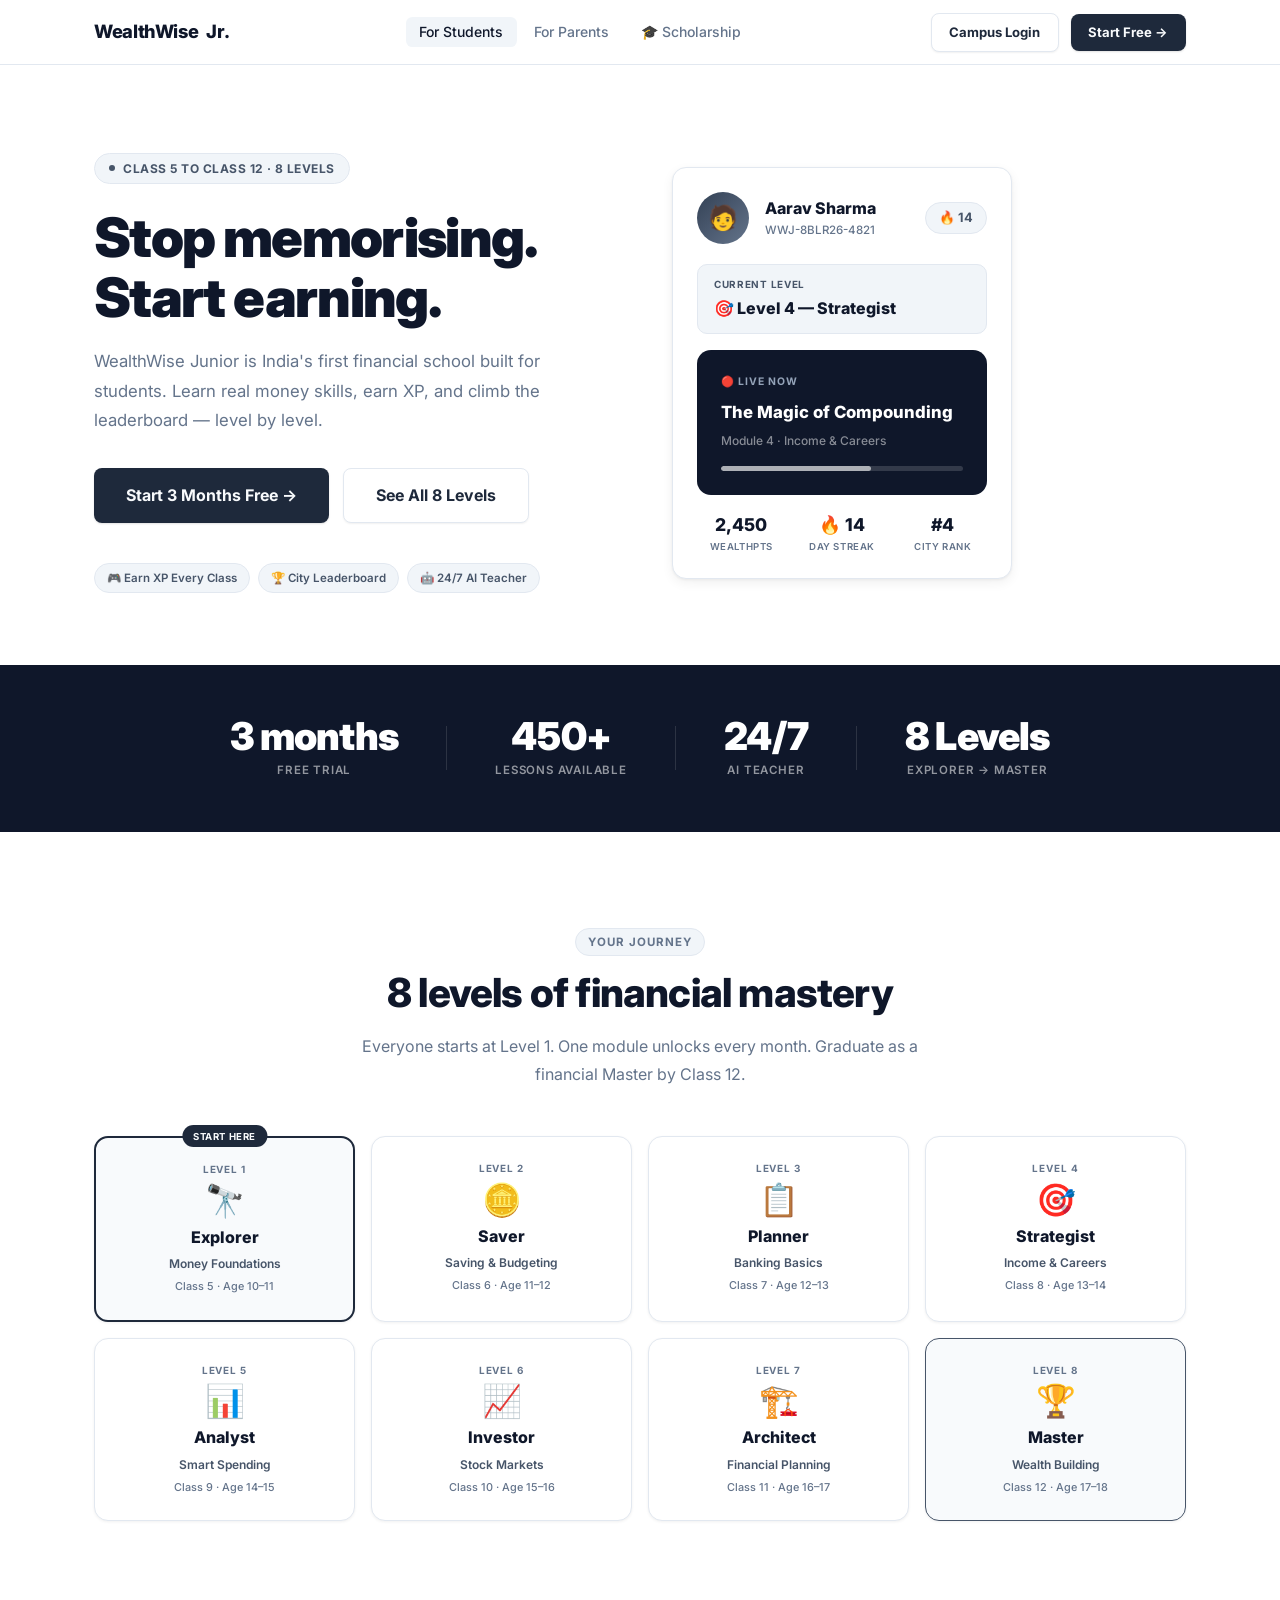
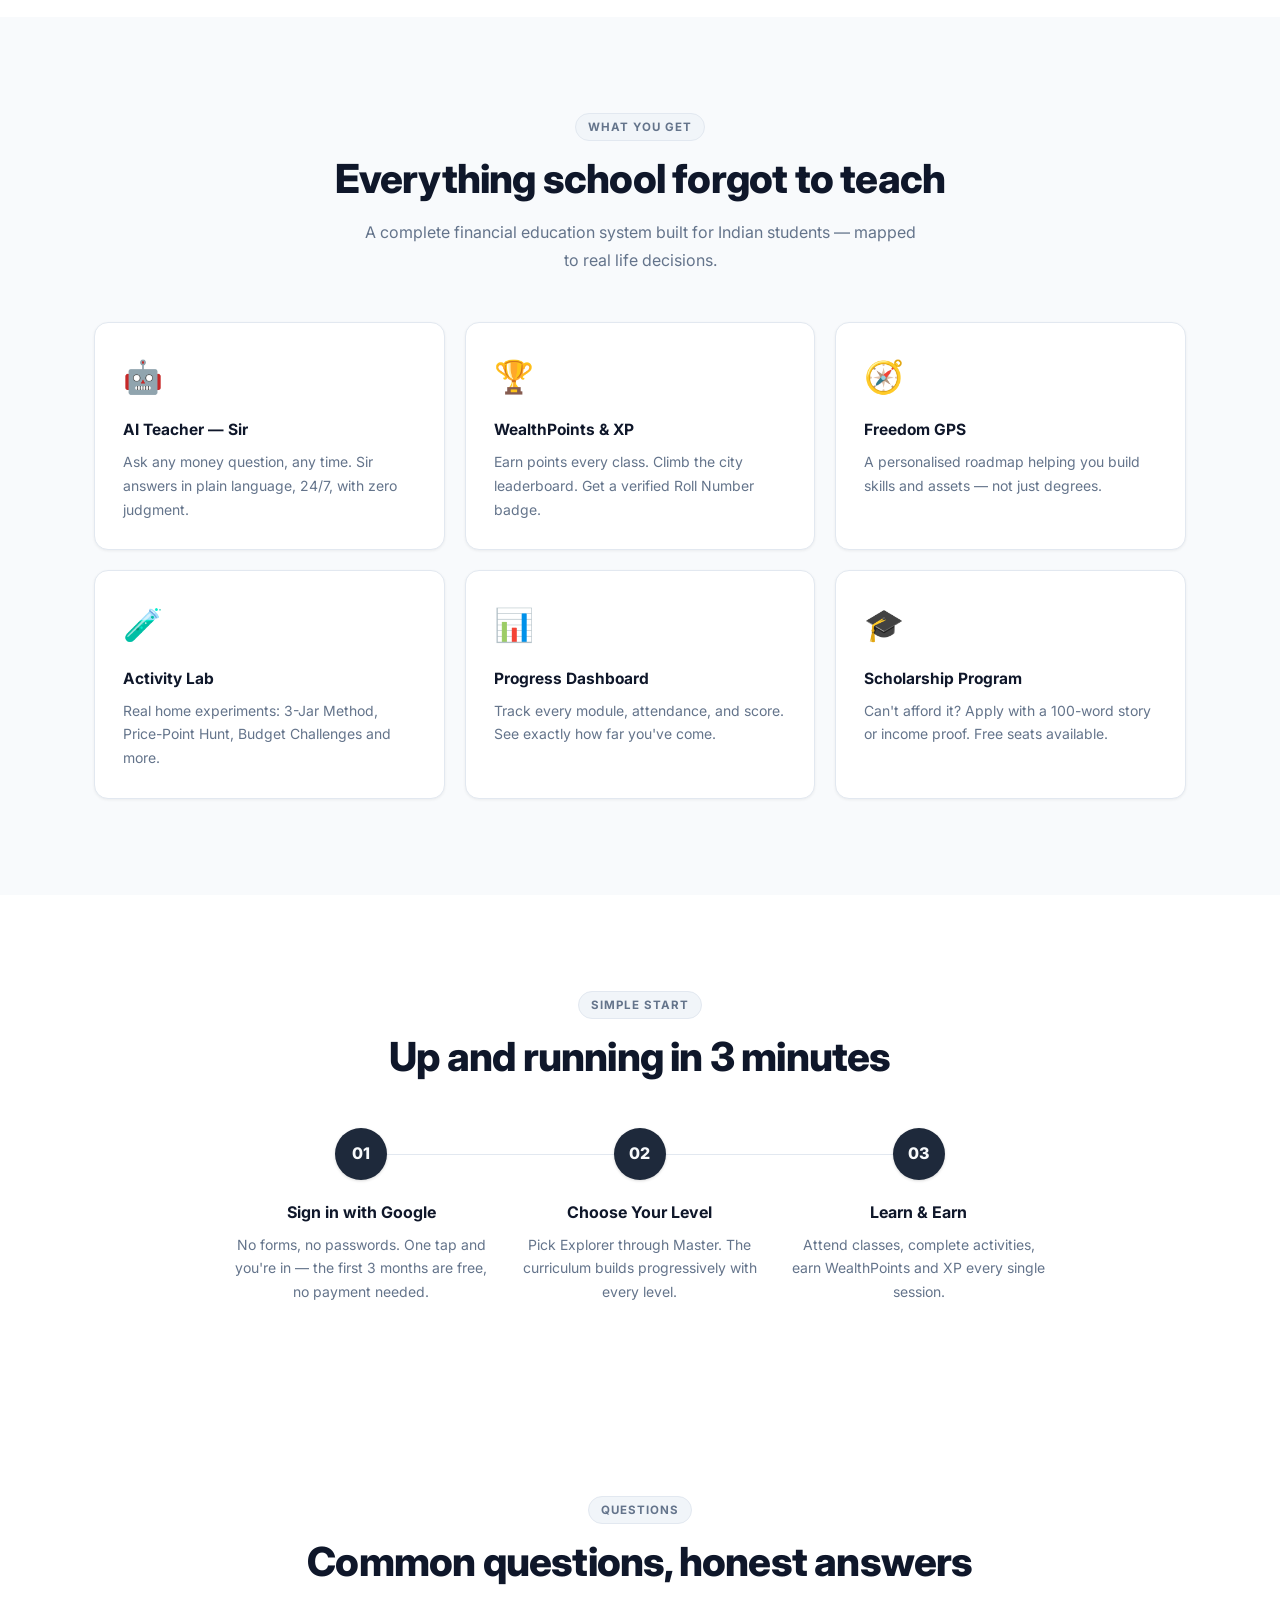
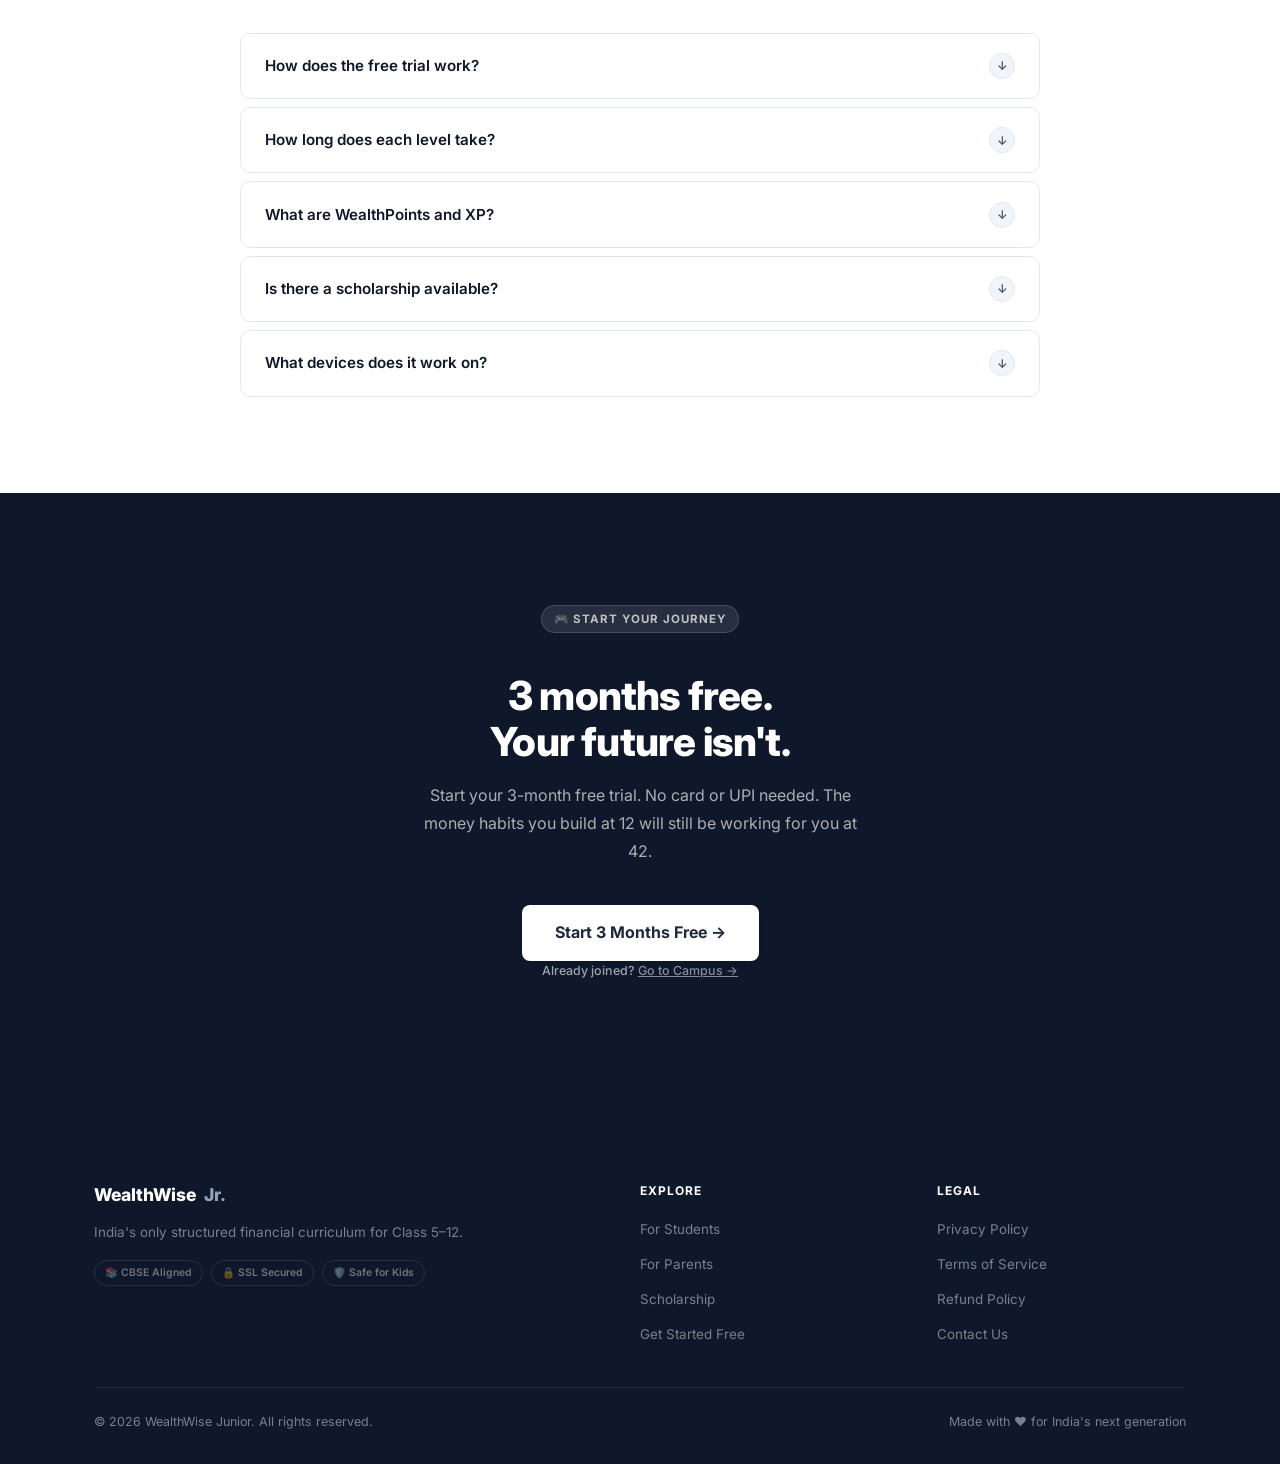
<file: students.html>
<!DOCTYPE html>
<html lang="en">
<head>
  <meta charset="UTF-8" />
  <meta name="viewport" content="width=device-width, initial-scale=1.0" />
  <title>For Students — WealthWise Junior</title>
  <meta name="description" content="8 levels of financial mastery for Class 5–12. Earn XP, climb the leaderboard, and learn real money skills that school never taught you." />
  <link rel="stylesheet" href="style.css" />
  <style>
    .nav-links.nav-open {
      display: flex; flex-direction: column;
      position: fixed; top: 64px; left: 0; right: 0;
      background: #fff; padding: 1.5rem;
      border-bottom: 1px solid #e2e8f0;
      box-shadow: 0 8px 24px rgba(0,0,0,.08);
      z-index: 99;
    }
    .nav-links.nav-open a { padding: .75rem 1rem; border-radius: .5rem; }
  </style>
</head>
<body>

<!-- ── NAV ── -->
<nav class="nav">
  <div class="container nav-inner">
    <a href="index.html" class="nav-logo"><span>WealthWise</span> Jr.</a>
    <ul class="nav-links">
      <li><a href="students.html" class="active">For Students</a></li>
      <li><a href="parents.html">For Parents</a></li>
      <li><a href="https://www.wwjcampus.in.net/apply" target="_blank">🎓 Scholarship</a></li>
    </ul>
    <div class="nav-actions">
      <a href="https://www.wwjcampus.in.net" target="_blank" class="btn btn-outline btn-sm">Campus Login</a>
      <a href="https://www.wwjcampus.in.net/onboarding" target="_blank" class="btn btn-primary btn-sm">Start Free →</a>
    </div>
    <button class="hamburger" aria-label="Menu" aria-expanded="false">
      <span></span><span></span><span></span>
    </button>
  </div>
</nav>

<!-- ── HERO ── -->
<section class="hero" style="background:#ffffff;">
  <div class="container">
    <div class="hero-inner">
      <div>
        <div class="hero-eyebrow fade-up">
          <span class="dot"></span>
          Class 5 to Class 12 · 8 Levels
        </div>
        <h1 class="fade-up delay-1">
          Stop memorising.<br>
          Start <em>earning.</em>
        </h1>
        <p class="hero-sub fade-up delay-2">
          WealthWise Junior is India's first financial school built for students.
          Learn real money skills, earn XP, and climb the leaderboard — level by level.
        </p>
        <div class="hero-actions fade-up delay-3">
          <a href="https://www.wwjcampus.in.net/onboarding" target="_blank" class="btn btn-primary btn-lg">Start 3 Months Free →</a>
          <a href="#levels" class="btn btn-outline btn-lg">See All 8 Levels</a>
        </div>
        <div class="hero-trust fade-up delay-3">
          <span class="trust-badge">🎮 Earn XP Every Class</span>
          <span class="trust-badge">🏆 City Leaderboard</span>
          <span class="trust-badge">🤖 24/7 AI Teacher</span>
        </div>
      </div>

      <!-- Profile demo card -->
      <div class="fade-up delay-2">
        <div class="profile-card">
          <div class="profile-top">
            <div class="profile-avatar">🧑</div>
            <div>
              <div class="profile-name">Aarav Sharma</div>
              <div class="profile-roll">WWJ-8BLR26-4821</div>
            </div>
            <span class="streak-pill" style="margin-left:auto;">🔥 14</span>
          </div>

          <div class="profile-level">
            <div class="profile-level-label">Current Level</div>
            <div class="profile-level-name">🎯 Level 4 — Strategist</div>
          </div>

          <div class="module-card" style="margin-bottom:1rem;">
            <div class="module-live">🔴 LIVE NOW</div>
            <div class="module-title">The Magic of Compounding</div>
            <div class="module-sub">Module 4 · Income &amp; Careers</div>
            <div class="module-bar"><div class="module-fill" style="width:62%"></div></div>
          </div>

          <div class="profile-stats">
            <div class="ps-item">
              <div class="ps-val">2,450</div>
              <div class="ps-lbl">WealthPts</div>
            </div>
            <div class="ps-item">
              <div class="ps-val">🔥 14</div>
              <div class="ps-lbl">Day Streak</div>
            </div>
            <div class="ps-item">
              <div class="ps-val">#4</div>
              <div class="ps-lbl">City Rank</div>
            </div>
          </div>
        </div>
      </div>
    </div>
  </div>
</section>

<!-- ── STATS ── -->
<div class="stats-bar">
  <div class="container">
    <div class="stats-inner">
      <div class="stat-item">
        <span class="stat-val">3 months</span>
        <span class="stat-lbl">Free trial</span>
      </div>
      <div class="stat-div"></div>
      <div class="stat-item">
        <span class="stat-val" data-target="450" data-prefix="" data-suffix="+">0+</span>
        <span class="stat-lbl">Lessons Available</span>
      </div>
      <div class="stat-div"></div>
      <div class="stat-item">
        <span class="stat-val">24/7</span>
        <span class="stat-lbl">AI Teacher</span>
      </div>
      <div class="stat-div"></div>
      <div class="stat-item">
        <span class="stat-val" data-target="8" data-prefix="" data-suffix=" Levels">0</span>
        <span class="stat-lbl">Explorer → Master</span>
      </div>
    </div>
  </div>
</div>

<!-- ── 8 LEVELS ── -->
<section class="section" id="levels">
  <div class="container">
    <div class="text-center mb-4 observe">
      <p class="section-tag">Your Journey</p>
      <h2 class="section-h2">8 levels of financial mastery</h2>
      <p class="section-sub mx-auto" style="text-align:center;">
        Everyone starts at Level 1. One module unlocks every month. Graduate as a financial Master by Class 12.
      </p>
    </div>
    <div class="levels-grid observe">
      <div class="level-card featured">
        <div class="level-card-num">Level 1</div>
        <div class="level-card-emoji">🔭</div>
        <div class="level-card-name">Explorer</div>
        <div class="level-card-mod">Money Foundations</div>
        <div class="level-card-grade">Class 5 · Age 10–11</div>
      </div>
      <div class="level-card">
        <div class="level-card-num">Level 2</div>
        <div class="level-card-emoji">🪙</div>
        <div class="level-card-name">Saver</div>
        <div class="level-card-mod">Saving &amp; Budgeting</div>
        <div class="level-card-grade">Class 6 · Age 11–12</div>
      </div>
      <div class="level-card">
        <div class="level-card-num">Level 3</div>
        <div class="level-card-emoji">📋</div>
        <div class="level-card-name">Planner</div>
        <div class="level-card-mod">Banking Basics</div>
        <div class="level-card-grade">Class 7 · Age 12–13</div>
      </div>
      <div class="level-card">
        <div class="level-card-num">Level 4</div>
        <div class="level-card-emoji">🎯</div>
        <div class="level-card-name">Strategist</div>
        <div class="level-card-mod">Income &amp; Careers</div>
        <div class="level-card-grade">Class 8 · Age 13–14</div>
      </div>
      <div class="level-card">
        <div class="level-card-num">Level 5</div>
        <div class="level-card-emoji">📊</div>
        <div class="level-card-name">Analyst</div>
        <div class="level-card-mod">Smart Spending</div>
        <div class="level-card-grade">Class 9 · Age 14–15</div>
      </div>
      <div class="level-card">
        <div class="level-card-num">Level 6</div>
        <div class="level-card-emoji">📈</div>
        <div class="level-card-name">Investor</div>
        <div class="level-card-mod">Stock Markets</div>
        <div class="level-card-grade">Class 10 · Age 15–16</div>
      </div>
      <div class="level-card">
        <div class="level-card-num">Level 7</div>
        <div class="level-card-emoji">🏗️</div>
        <div class="level-card-name">Architect</div>
        <div class="level-card-mod">Financial Planning</div>
        <div class="level-card-grade">Class 11 · Age 16–17</div>
      </div>
      <div class="level-card grad">
        <div class="level-card-num">Level 8</div>
        <div class="level-card-emoji">🏆</div>
        <div class="level-card-name">Master</div>
        <div class="level-card-mod">Wealth Building</div>
        <div class="level-card-grade">Class 12 · Age 17–18</div>
      </div>
    </div>
  </div>
</section>

<!-- ── WHAT YOU GET ── -->
<section class="section section-soft">
  <div class="container">
    <div class="text-center mb-4 observe">
      <p class="section-tag">What You Get</p>
      <h2 class="section-h2">Everything school forgot to teach</h2>
      <p class="section-sub mx-auto" style="text-align:center;">A complete financial education system built for Indian students — mapped to real life decisions.</p>
    </div>
    <div class="features-grid observe">
      <div class="feat-card">
        <span class="feat-icon">🤖</span>
        <h3 class="feat-title">AI Teacher — Sir</h3>
        <p class="feat-desc">Ask any money question, any time. Sir answers in plain language, 24/7, with zero judgment.</p>
      </div>
      <div class="feat-card">
        <span class="feat-icon">🏆</span>
        <h3 class="feat-title">WealthPoints &amp; XP</h3>
        <p class="feat-desc">Earn points every class. Climb the city leaderboard. Get a verified Roll Number badge.</p>
      </div>
      <div class="feat-card">
        <span class="feat-icon">🧭</span>
        <h3 class="feat-title">Freedom GPS</h3>
        <p class="feat-desc">A personalised roadmap helping you build skills and assets — not just degrees.</p>
      </div>
      <div class="feat-card">
        <span class="feat-icon">🧪</span>
        <h3 class="feat-title">Activity Lab</h3>
        <p class="feat-desc">Real home experiments: 3-Jar Method, Price-Point Hunt, Budget Challenges and more.</p>
      </div>
      <div class="feat-card">
        <span class="feat-icon">📊</span>
        <h3 class="feat-title">Progress Dashboard</h3>
        <p class="feat-desc">Track every module, attendance, and score. See exactly how far you've come.</p>
      </div>
      <div class="feat-card">
        <span class="feat-icon">🎓</span>
        <h3 class="feat-title">Scholarship Program</h3>
        <p class="feat-desc">Can't afford it? Apply with a 100-word story or income proof. Free seats available.</p>
      </div>
    </div>
  </div>
</section>

<!-- ── HOW IT WORKS ── -->
<section class="section">
  <div class="container" style="max-width:860px;">
    <div class="text-center mb-4 observe">
      <p class="section-tag">Simple Start</p>
      <h2 class="section-h2">Up and running in 3 minutes</h2>
    </div>
    <div class="steps observe">
      <div class="step">
        <div class="step-num">01</div>
        <h3 class="step-title">Sign in with Google</h3>
        <p class="step-desc">No forms, no passwords. One tap and you're in — the first 3 months are free, no payment needed.</p>
      </div>
      <div class="step">
        <div class="step-num">02</div>
        <h3 class="step-title">Choose Your Level</h3>
        <p class="step-desc">Pick Explorer through Master. The curriculum builds progressively with every level.</p>
      </div>
      <div class="step">
        <div class="step-num">03</div>
        <h3 class="step-title">Learn &amp; Earn</h3>
        <p class="step-desc">Attend classes, complete activities, earn WealthPoints and XP every single session.</p>
      </div>
    </div>
  </div>
</section>

<!-- ── FAQ ── -->
<section class="section">
  <div class="container">
    <div class="text-center mb-4 observe">
      <p class="section-tag">Questions</p>
      <h2 class="section-h2">Common questions, honest answers</h2>
    </div>
    <div class="faq-list observe">
      <div class="faq-item">
        <div class="faq-q"><span>How does the free trial work?</span><span class="faq-arrow">↓</span></div>
        <p class="faq-a">Sign in with Google and start your 3-month free trial — everything is unlocked, with no card or UPI needed, and you are never charged automatically. After the trial you can continue with Premium (₹39/month or ₹468/year) or stay on the free plan.</p>
      </div>
      <div class="faq-item">
        <div class="faq-q"><span>How long does each level take?</span><span class="faq-arrow">↓</span></div>
        <p class="faq-a">Each level covers one academic year with weekly 20–30 minute sessions. One new module unlocks each month. Students who finish early get excellence challenges.</p>
      </div>
      <div class="faq-item">
        <div class="faq-q"><span>What are WealthPoints and XP?</span><span class="faq-arrow">↓</span></div>
        <p class="faq-a">WealthPoints are earned for attending classes and completing activities. XP (Experience Points) measure your overall progress. Both contribute to your city leaderboard rank.</p>
      </div>
      <div class="faq-item">
        <div class="faq-q"><span>Is there a scholarship available?</span><span class="faq-arrow">↓</span></div>
        <p class="faq-a">Yes. Any student can apply with a 100-word story about why they want to learn about money, or submit income proof. We review within 3 days and grant full free access to all 8 levels.</p>
      </div>
      <div class="faq-item">
        <div class="faq-q"><span>What devices does it work on?</span><span class="faq-arrow">↓</span></div>
        <p class="faq-a">Any device with a browser — phone, tablet, or computer. No app download required. The campus works on all modern browsers.</p>
      </div>
    </div>
  </div>
</section>

<!-- ── CTA ── -->
<section class="cta-section">
  <div class="container">
    <p class="section-tag">🎮 Start Your Journey</p>
    <h2 class="section-h2" style="color:#fff;">
      3 months free.<br>Your future isn't.
    </h2>
    <p style="color:rgba(255,255,255,.65); max-width:460px; margin:0 auto 2.5rem; font-size:1rem; line-height:1.75; position:relative;">
      Start your 3-month free trial. No card or UPI needed. The money habits you build at 12 will still be working for you at 42.
    </p>
    <a href="https://www.wwjcampus.in.net/onboarding" target="_blank" class="btn btn-white btn-lg">
      Start 3 Months Free →
    </a>
    <p class="cta-note">Already joined? <a href="https://www.wwjcampus.in.net" target="_blank" style="color:rgba(255,255,255,.5);text-decoration:underline;">Go to Campus →</a></p>
  </div>
</section>

<!-- ── FOOTER ── -->
<footer class="footer">
  <div class="container">
    <div class="footer-inner">
      <div class="footer-brand">
        <div class="footer-logo">WealthWise <span>Jr.</span></div>
        <p class="footer-tagline">India's only structured financial curriculum for Class 5–12.</p>
        <div class="footer-trust">
          <span class="footer-trust-badge">📚 CBSE Aligned</span>
          <span class="footer-trust-badge">🔒 SSL Secured</span>
          <span class="footer-trust-badge">🛡️ Safe for Kids</span>
        </div>
      </div>
      <div class="footer-col">
        <h4>Explore</h4>
        <ul>
          <li><a href="students.html">For Students</a></li>
          <li><a href="parents.html">For Parents</a></li>
          <li><a href="https://www.wwjcampus.in.net/apply" target="_blank">Scholarship</a></li>
          <li><a href="https://www.wwjcampus.in.net/onboarding" target="_blank">Get Started Free</a></li>
        </ul>
      </div>
      <div class="footer-col">
        <h4>Legal</h4>
        <ul>
          <li><a href="https://www.wwjcampus.in.net/privacy" target="_blank">Privacy Policy</a></li>
          <li><a href="https://www.wwjcampus.in.net/terms" target="_blank">Terms of Service</a></li>
          <li><a href="https://www.wwjcampus.in.net/refund" target="_blank">Refund Policy</a></li>
          <li><a href="https://www.wwjcampus.in.net/contact" target="_blank">Contact Us</a></li>
        </ul>
      </div>
    </div>
    <div class="footer-bottom">
      <span>© 2026 WealthWise Junior. All rights reserved.</span>
      <span>Made with ❤️ for India's next generation</span>
    </div>
  </div>
</footer>

<script src="script.js"></script>
</body>
</html>
</file>
<file: style.css>
/* ─────────────────────────────────────────────
   WealthWise Junior — Marketing Site
   Design: shadcn/ui light theme — clean, modern
───────────────────────────────────────────── */

@import url('https://fonts.googleapis.com/css2?family=Inter:wght@400;500;600;700;800;900&display=swap');

:root {
  --bg:           #ffffff;
  --bg-soft:      #f8fafc;
  --bg-muted:     #f1f5f9;
  --text:         #0f172a;
  --muted:        #64748b;
  --border:       #e2e8f0;
  --slate-800:    #1e293b;
  --slate-900:    #0f172a;
  --slate-600:    #475569;
  --slate-500:    #64748b;
  --slate-300:    #cbd5e1;
  --slate-200:    #e2e8f0;
  --slate-100:    #f1f5f9;
  --slate-50:     #f8fafc;
  --shadow-sm:    0 1px 3px rgba(0,0,0,0.08);
  --shadow:       0 1px 3px rgba(0,0,0,0.06), 0 4px 12px rgba(0,0,0,0.06);
  --shadow-lg:    0 4px 24px rgba(0,0,0,0.08), 0 2px 8px rgba(0,0,0,0.04);
  --radius:       0.625rem;
  --radius-lg:    0.875rem;
  --radius-xl:    1.25rem;
}

*, *::before, *::after { box-sizing: border-box; margin: 0; padding: 0; }
html { scroll-behavior: smooth; }

body {
  font-family: 'Inter', system-ui, sans-serif;
  color: var(--text);
  background: var(--bg);
  line-height: 1.6;
  -webkit-font-smoothing: antialiased;
}

img { max-width: 100%; display: block; }
a { color: inherit; text-decoration: none; }

/* ── UTILITIES ── */
.container { max-width: 1140px; margin: 0 auto; padding: 0 1.5rem; }
.text-center { text-align: center; }
.mx-auto { margin-left: auto; margin-right: auto; }
.mb-4 { margin-bottom: 3rem; }

/* ── BUTTONS ── */
.btn {
  display: inline-flex;
  align-items: center;
  gap: .5rem;
  font-family: inherit;
  font-weight: 700;
  font-size: .95rem;
  padding: .75rem 1.75rem;
  border-radius: 0.5rem;
  border: none;
  cursor: pointer;
  transition: all .18s ease;
  white-space: nowrap;
  text-decoration: none;
}

.btn-primary {
  background: #1e293b;
  color: #f8fafc;
  box-shadow: 0 1px 2px rgba(0,0,0,0.12);
}
.btn-primary:hover { background: #0f172a; transform: translateY(-1px); box-shadow: 0 4px 12px rgba(0,0,0,0.18); }

/* btn-orange maps to btn-primary in the new theme */
.btn-orange {
  background: #1e293b;
  color: #f8fafc;
  box-shadow: 0 1px 2px rgba(0,0,0,0.12);
}
.btn-orange:hover { background: #0f172a; transform: translateY(-1px); box-shadow: 0 4px 12px rgba(0,0,0,0.18); }

.btn-outline {
  background: #ffffff;
  color: #1e293b;
  border: 1px solid #e2e8f0;
  box-shadow: 0 1px 2px rgba(0,0,0,0.06);
}
.btn-outline:hover { background: #f8fafc; border-color: #cbd5e1; transform: translateY(-1px); }

.btn-white {
  background: #ffffff;
  color: #1e293b;
  border: 1px solid rgba(255,255,255,0.2);
  box-shadow: 0 1px 3px rgba(0,0,0,0.12);
}
.btn-white:hover { transform: translateY(-1px); box-shadow: 0 4px 16px rgba(0,0,0,0.16); }

.btn-lg { font-size: 1rem; padding: .875rem 2rem; }
.btn-sm { font-size: .82rem; padding: .5rem 1.1rem; }

/* ── NAV ── */
.nav {
  position: sticky;
  top: 0;
  z-index: 100;
  background: #ffffff;
  border-bottom: 1px solid #e2e8f0;
}
.nav-inner {
  display: flex;
  align-items: center;
  justify-content: space-between;
  height: 64px;
  gap: 1.5rem;
}
.nav-logo {
  display: flex;
  align-items: center;
  gap: .5rem;
  font-weight: 800;
  font-size: 1.15rem;
  letter-spacing: -.02em;
  color: #0f172a;
}
.nav-logo span { color: #0f172a; }
.nav-logo img { height: 34px; width: auto; }

.nav-links {
  display: flex;
  align-items: center;
  gap: .25rem;
  list-style: none;
}
.nav-links a {
  font-size: .875rem;
  font-weight: 500;
  color: #64748b;
  padding: .4rem .85rem;
  border-radius: .4rem;
  transition: all .15s;
}
.nav-links a:hover,
.nav-links a.active { color: #0f172a; background: #f1f5f9; }

.nav-actions { display: flex; align-items: center; gap: .75rem; }

.nav-mobile-btn { display: none; }
.hamburger { display: none; background: none; border: none; cursor: pointer; padding: .5rem; }
.hamburger span { display: block; width: 22px; height: 2px; background: #0f172a; border-radius: 2px; transition: all .2s; margin: 5px 0; }

/* ── HERO ── */
.hero {
  padding: 5.5rem 0 4.5rem;
  background: #ffffff;
  position: relative;
  overflow: hidden;
}
.hero::before { display: none; }
.hero::after  { display: none; }

.hero-inner {
  position: relative;
  z-index: 1;
  display: grid;
  grid-template-columns: 1fr 1fr;
  align-items: center;
  gap: 4rem;
}
.hero-eyebrow {
  display: inline-flex;
  align-items: center;
  gap: .5rem;
  background: #f1f5f9;
  color: #475569;
  font-size: .75rem;
  font-weight: 700;
  padding: .3rem .9rem;
  border-radius: 2rem;
  margin-bottom: 1.5rem;
  letter-spacing: .04em;
  text-transform: uppercase;
  border: 1px solid #e2e8f0;
}
.hero-eyebrow .dot {
  width: 6px; height: 6px;
  background: #475569;
  border-radius: 50%;
  animation: pulse 1.6s infinite;
}
@keyframes pulse { 0%,100%{opacity:1}50%{opacity:.3} }

.hero h1 {
  font-size: clamp(2.4rem, 4.5vw, 3.4rem);
  font-weight: 900;
  line-height: 1.1;
  letter-spacing: -.03em;
  margin-bottom: 1.25rem;
  color: #0f172a;
}
.hero h1 em {
  font-style: normal;
  color: #0f172a;
  -webkit-text-fill-color: #0f172a;
}
.hero-sub {
  font-size: 1.05rem;
  color: #64748b;
  font-weight: 400;
  line-height: 1.75;
  margin-bottom: 2rem;
  max-width: 480px;
}
.hero-actions {
  display: flex;
  gap: .875rem;
  flex-wrap: wrap;
  margin-bottom: 2.5rem;
}
.hero-trust {
  display: flex;
  flex-wrap: wrap;
  gap: .5rem;
}
.trust-badge {
  font-size: .72rem;
  font-weight: 600;
  color: #475569;
  padding: .3rem .75rem;
  border: 1px solid #e2e8f0;
  border-radius: 2rem;
  background: #f1f5f9;
}

/* hero card */
.hero-card {
  background: #ffffff;
  border: 1px solid #e2e8f0;
  border-radius: var(--radius-xl);
  padding: 2rem;
  box-shadow: var(--shadow-lg);
  position: relative;
}
.hero-card-badge {
  position: absolute;
  top: -14px;
  left: 50%;
  transform: translateX(-50%);
  background: #1e293b;
  color: #f8fafc;
  font-size: .7rem;
  font-weight: 700;
  padding: .3rem 1rem;
  border-radius: 2rem;
  white-space: nowrap;
  letter-spacing: .04em;
}
.level-grid {
  display: grid;
  grid-template-columns: 1fr 1fr;
  gap: .75rem;
}
.level-chip {
  display: flex;
  align-items: center;
  gap: .6rem;
  background: #f8fafc;
  border: 1px solid #e2e8f0;
  border-radius: var(--radius);
  padding: .75rem 1rem;
  transition: all .18s;
}
.level-chip:hover { border-color: #cbd5e1; background: #f1f5f9; transform: translateY(-2px); }
.level-chip-emoji { font-size: 1.5rem; line-height: 1; }
.level-chip-info {}
.level-chip-name { font-size: .82rem; font-weight: 700; color: #0f172a; }
.level-chip-grade { font-size: .68rem; font-weight: 500; color: #64748b; }

/* ── STATS BAR ── */
.stats-bar {
  background: #0f172a;
  padding: 2.5rem 0;
  margin: 0;
}
.stats-inner {
  display: flex;
  justify-content: center;
  align-items: center;
  gap: 0;
  flex-wrap: wrap;
}
.stat-item {
  display: flex;
  flex-direction: column;
  align-items: center;
  padding: .75rem 3rem;
}
.stat-val {
  font-size: clamp(1.8rem, 3vw, 2.4rem);
  font-weight: 900;
  color: #ffffff;
  letter-spacing: -.02em;
  line-height: 1;
}
.stat-lbl {
  font-size: .72rem;
  font-weight: 600;
  color: rgba(255,255,255,.55);
  text-transform: uppercase;
  letter-spacing: .07em;
  margin-top: .35rem;
}
.stat-div { width: 1px; height: 44px; background: rgba(255,255,255,.12); }

/* ── SECTION BASE ── */
.section { padding: 6rem 0; }
.section-soft { background: #f8fafc; }

.section-tag {
  display: inline-block;
  font-size: .72rem;
  font-weight: 700;
  text-transform: uppercase;
  letter-spacing: .09em;
  color: #64748b;
  background: #f1f5f9;
  border-radius: 2rem;
  padding: .25rem .75rem;
  margin-bottom: .9rem;
  border: 1px solid #e2e8f0;
}

.section-h2 {
  font-size: clamp(1.8rem, 3.5vw, 2.5rem);
  font-weight: 800;
  line-height: 1.15;
  letter-spacing: -.02em;
  margin-bottom: 1rem;
  color: #0f172a;
}
.section-sub {
  font-size: 1rem;
  color: #64748b;
  font-weight: 400;
  max-width: 560px;
  line-height: 1.75;
  margin-bottom: 3rem;
}

/* ── CARDS ── */
.card {
  background: #ffffff;
  border: 1px solid #e2e8f0;
  border-radius: var(--radius-lg);
  padding: 2rem;
  transition: all .2s;
  box-shadow: 0 1px 3px rgba(0,0,0,0.06);
}
.card:hover { box-shadow: var(--shadow); border-color: #cbd5e1; transform: translateY(-2px); }

/* ── LEVELS SECTION ── */
.levels-grid {
  display: grid;
  grid-template-columns: repeat(4, 1fr);
  gap: 1rem;
}
.level-card {
  background: #ffffff;
  border: 1px solid #e2e8f0;
  border-radius: var(--radius-lg);
  padding: 1.5rem;
  text-align: center;
  position: relative;
  transition: all .2s;
  cursor: default;
  box-shadow: 0 1px 3px rgba(0,0,0,0.06);
}
.level-card:hover {
  border-color: #cbd5e1;
  box-shadow: var(--shadow);
  transform: translateY(-3px);
}
.level-card.featured {
  border-color: #1e293b;
  border-width: 2px;
  background: #f8fafc;
}
.level-card.featured::before {
  content: 'Start Here';
  position: absolute;
  top: -13px;
  left: 50%;
  transform: translateX(-50%);
  background: #1e293b;
  color: #f8fafc;
  font-size: .6rem;
  font-weight: 700;
  padding: .2rem .7rem;
  border-radius: 2rem;
  letter-spacing: .06em;
  text-transform: uppercase;
}
.level-card.grad {
  border-color: #475569;
  background: #f8fafc;
}
.level-card-num {
  font-size: .62rem;
  font-weight: 700;
  text-transform: uppercase;
  letter-spacing: .1em;
  color: #64748b;
  margin-bottom: .4rem;
}
.level-card-emoji { font-size: 2rem; margin-bottom: .5rem; line-height: 1; }
.level-card-name { font-size: 1rem; font-weight: 800; color: #0f172a; margin-bottom: .25rem; }
.level-card-mod { font-size: .75rem; font-weight: 600; color: #475569; margin-bottom: .3rem; }
.level-card-grade { font-size: .68rem; color: #64748b; font-weight: 500; }

/* ── FEATURES GRID ── */
.features-grid {
  display: grid;
  grid-template-columns: repeat(3, 1fr);
  gap: 1.25rem;
}
.feat-card {
  background: #ffffff;
  border: 1px solid #e2e8f0;
  border-radius: var(--radius-lg);
  padding: 1.75rem;
  transition: all .2s;
  box-shadow: 0 1px 3px rgba(0,0,0,0.06);
}
.feat-card:hover { border-color: #cbd5e1; box-shadow: var(--shadow); transform: translateY(-2px); }
.feat-icon { font-size: 2rem; margin-bottom: 1rem; display: block; }
.feat-title { font-size: .97rem; font-weight: 700; color: #0f172a; margin-bottom: .45rem; }
.feat-desc { font-size: .875rem; color: #64748b; line-height: 1.7; }

/* ── HOW IT WORKS ── */
.steps { display: grid; grid-template-columns: repeat(3, 1fr); gap: 1.5rem; position: relative; }
.steps::before {
  content: '';
  position: absolute;
  top: 1.625rem;
  left: calc(16.67% + 1rem);
  right: calc(16.67% + 1rem);
  height: 1px;
  background: #e2e8f0;
  z-index: 0;
}
.step {
  position: relative;
  z-index: 1;
  text-align: center;
}
.step-num {
  width: 52px; height: 52px;
  background: #1e293b;
  color: #f8fafc;
  font-size: 1rem;
  font-weight: 800;
  border-radius: 50%;
  display: inline-flex;
  align-items: center;
  justify-content: center;
  margin: 0 auto 1.25rem;
  box-shadow: 0 1px 3px rgba(0,0,0,0.15);
}
.step-title { font-size: 1rem; font-weight: 700; margin-bottom: .45rem; color: #0f172a; }
.step-desc { font-size: .875rem; color: #64748b; line-height: 1.7; }

/* ── FEARS (PARENTS PAGE) ── */
.fears-grid {
  display: grid;
  grid-template-columns: repeat(3, 1fr);
  gap: 1.25rem;
}
.fear-card {
  background: #ffffff;
  border: 1px solid #e2e8f0;
  border-radius: var(--radius-lg);
  padding: 1.75rem;
  box-shadow: 0 1px 3px rgba(0,0,0,0.06);
  transition: border-color .2s, box-shadow .2s;
}
.fear-card:hover { border-color: #cbd5e1; box-shadow: var(--shadow); }
.fear-icon { font-size: 1.8rem; margin-bottom: .75rem; }
.fear-q { font-size: .95rem; font-weight: 700; color: #0f172a; margin-bottom: .5rem; line-height: 1.35; }
.fear-a { font-size: .84rem; color: #64748b; font-weight: 400; line-height: 1.7; }

/* ── SHOCK STATS ── */
.shock-grid {
  display: grid;
  grid-template-columns: repeat(3, 1fr);
  gap: 1.5rem;
}
.shock-card {
  text-align: center;
  padding: 2rem 1.5rem;
  border-radius: var(--radius-lg);
  background: #ffffff;
  border: 1px solid #e2e8f0;
  box-shadow: 0 1px 3px rgba(0,0,0,0.06);
  position: relative;
  overflow: hidden;
}
.shock-card::before {
  content: '';
  position: absolute;
  top: 0; left: 0; right: 0;
  height: 3px;
  background: #1e293b;
}
.shock-card.orange::before { background: #1e293b; }
.shock-card.indigo::before { background: #1e293b; }
.shock-card.red::before   { background: #1e293b; }
.shock-num {
  font-size: clamp(2.4rem, 5vw, 3.2rem);
  font-weight: 900;
  color: #0f172a;
  letter-spacing: -.03em;
  line-height: 1;
  margin-bottom: .5rem;
}
.shock-num.orange { color: #0f172a; }
.shock-num.indigo { color: #0f172a; }
.shock-num.red    { color: #0f172a; }
.shock-label { font-size: .88rem; font-weight: 700; color: #0f172a; margin-bottom: .35rem; }
.shock-sub { font-size: .75rem; color: #64748b; font-weight: 400; line-height: 1.55; }

/* ── COMPARISON TABLE ── */
.compare-wrap {
  overflow-x: auto;
  border-radius: var(--radius-lg);
  box-shadow: 0 1px 3px rgba(0,0,0,0.06);
  border: 1px solid #e2e8f0;
}
.compare-table {
  width: 100%;
  border-collapse: collapse;
  background: #ffffff;
  font-size: .9rem;
}
.compare-table th {
  padding: 1rem 1.5rem;
  font-weight: 700;
  font-size: .78rem;
  text-transform: uppercase;
  letter-spacing: .07em;
}
.compare-table th:first-child { text-align: left; color: #64748b; background: #f8fafc; }
.compare-table th.school { background: #f1f5f9; color: #475569; }
.compare-table th.wwj { background: #1e293b; color: #f8fafc; }
.compare-table td {
  padding: .9rem 1.5rem;
  border-top: 1px solid #e2e8f0;
  vertical-align: middle;
}
.compare-table td:first-child { font-weight: 600; color: #0f172a; background: #f8fafc; }
.compare-table td.school { text-align: center; color: #64748b; background: #ffffff; }
.compare-table td.wwj { text-align: center; color: #0f172a; font-weight: 700; }
.compare-table tr:hover td { background: #f8fafc; }
.compare-table tr:hover td.wwj { background: #f1f5f9; }

/* ── TESTIMONIALS ── */
.testi-grid {
  display: grid;
  grid-template-columns: repeat(3, 1fr);
  gap: 1.5rem;
}
.testi-card {
  background: #ffffff;
  border: 1px solid #e2e8f0;
  border-radius: var(--radius-lg);
  padding: 1.75rem;
  display: flex;
  flex-direction: column;
  gap: 1rem;
  box-shadow: 0 1px 3px rgba(0,0,0,0.06);
}
.testi-stars { color: #ca8a04; font-size: .9rem; letter-spacing: .1em; }
.testi-quote { font-size: .95rem; color: #0f172a; font-weight: 400; line-height: 1.75; flex: 1; font-style: italic; }
.testi-author { display: flex; align-items: center; gap: .75rem; }
.testi-avatar {
  width: 40px; height: 40px;
  border-radius: 50%;
  background: linear-gradient(135deg, #334155, #64748b);
  display: flex; align-items: center; justify-content: center;
  font-weight: 700; font-size: 1rem; color: #fff;
  flex-shrink: 0;
}
.testi-name { font-size: .88rem; font-weight: 700; color: #0f172a; }
.testi-meta { font-size: .72rem; color: #64748b; font-weight: 500; }

/* ── FAQ ── */
.faq-list { display: flex; flex-direction: column; gap: .5rem; max-width: 800px; margin: 0 auto; }
.faq-item {
  background: #ffffff;
  border: 1px solid #e2e8f0;
  border-radius: var(--radius);
  overflow: hidden;
  transition: border-color .18s;
}
.faq-item.open { border-color: #cbd5e1; }
.faq-q {
  display: flex;
  justify-content: space-between;
  align-items: center;
  padding: 1.2rem 1.5rem;
  cursor: pointer;
  font-weight: 600;
  font-size: .95rem;
  gap: 1rem;
  user-select: none;
  color: #0f172a;
  background: none;
  border: none;
  width: 100%;
  text-align: left;
  font-family: inherit;
}
.faq-q:hover { background: #f8fafc; }
.faq-arrow {
  width: 26px; height: 26px;
  border-radius: 50%;
  background: #f1f5f9;
  color: #475569;
  display: flex; align-items: center; justify-content: center;
  font-size: .75rem;
  flex-shrink: 0;
  transition: all .2s;
  border: 1px solid #e2e8f0;
}
.faq-item.open .faq-arrow { background: #1e293b; color: #fff; border-color: #1e293b; transform: rotate(180deg); }
.faq-a {
  display: none;
  padding: 0 1.5rem 1.2rem;
  font-size: .9rem;
  color: #64748b;
  line-height: 1.8;
}
.faq-item.open .faq-a { display: block; }
.faq-a-inner { padding: 0 1.5rem 1.2rem; font-size: .88rem; color: #64748b; line-height: 1.75; }

/* ── FINAL CTA ── */
.cta-section {
  background: #0f172a;
  padding: 7rem 0;
  text-align: center;
  position: relative;
  overflow: hidden;
}
.cta-section::before { display: none; }
.cta-section .section-tag {
  background: rgba(255,255,255,.1);
  color: rgba(255,255,255,.7);
  border-color: rgba(255,255,255,.15);
}
.cta-section h2 { color: #ffffff; position: relative; margin-bottom: 1rem; }
.cta-section p { color: rgba(255,255,255,.6); max-width: 480px; margin: 0 auto 2.5rem; position: relative; }
.cta-note { margin-top: 1.25rem; font-size: .78rem; color: rgba(255,255,255,.4); font-weight: 500; position: relative; }

/* ── SCHOLARSHIP BANNER ── */
.scholar-banner {
  background: #f8fafc;
  border: 1px solid #e2e8f0;
  border-radius: var(--radius-xl);
  padding: 2.5rem 3rem;
  display: flex;
  justify-content: space-between;
  align-items: center;
  gap: 2rem;
  flex-wrap: wrap;
  box-shadow: 0 1px 3px rgba(0,0,0,0.06);
}
.scholar-left {}
.scholar-tag { font-size: .72rem; font-weight: 700; color: #475569; text-transform: uppercase; letter-spacing: .09em; margin-bottom: .5rem; }
.scholar-h { font-size: 1.4rem; font-weight: 800; color: #0f172a; margin-bottom: .4rem; }
.scholar-p { font-size: .9rem; color: #64748b; line-height: 1.7; max-width: 480px; }
.scholar-p strong { color: #0f172a; }

/* ── FOOTER ── */
.footer {
  background: #0f172a;
  color: rgba(255,255,255,.45);
  padding: 3rem 0 2rem;
}
.footer-inner {
  display: grid;
  grid-template-columns: 2fr 1fr 1fr;
  gap: 3rem;
  margin-bottom: 2.5rem;
}
.footer-brand { }
.footer-logo {
  display: flex; align-items: center; gap: .5rem;
  font-weight: 800; font-size: 1.1rem; color: #ffffff;
  margin-bottom: .75rem;
}
.footer-logo span { color: #94a3b8; }
.footer-tagline { font-size: .84rem; line-height: 1.7; margin-bottom: 1rem; }
.footer-trust { display: flex; gap: .5rem; flex-wrap: wrap; }
.footer-trust-badge {
  font-size: .65rem; font-weight: 600;
  padding: .25rem .65rem;
  border: 1px solid rgba(255,255,255,.1);
  border-radius: 2rem;
  color: rgba(255,255,255,.4);
}
.footer-col h4 { font-size: .75rem; font-weight: 700; color: #ffffff; text-transform: uppercase; letter-spacing: .09em; margin-bottom: 1rem; }
.footer-col ul { list-style: none; display: flex; flex-direction: column; gap: .6rem; }
.footer-col ul a { font-size: .84rem; transition: color .18s; }
.footer-col ul a:hover { color: #ffffff; }
.footer-bottom {
  border-top: 1px solid rgba(255,255,255,.07);
  padding-top: 1.5rem;
  display: flex;
  justify-content: space-between;
  align-items: center;
  font-size: .78rem;
  flex-wrap: wrap;
  gap: .75rem;
}
.footer-bottom a:hover { color: #ffffff; }

/* ── INDEX PAGE: GATEWAY CARDS ── */
.gateway-cards {
  display: grid;
  grid-template-columns: 1fr 1fr;
  gap: 1.5rem;
  max-width: 820px;
  margin: 0 auto;
}
.gateway-card {
  border-radius: var(--radius-xl);
  padding: 2.25rem;
  display: flex;
  flex-direction: column;
  gap: 1.25rem;
  transition: all .25s;
  position: relative;
  overflow: hidden;
  border: 1px solid #e2e8f0;
  background: #ffffff;
  box-shadow: 0 1px 3px rgba(0,0,0,0.06);
}
.gateway-card.student {
  background: #f8fafc;
  border-color: #e2e8f0;
}
.gateway-card.parent {
  background: #f8fafc;
  border-color: #e2e8f0;
}
.gateway-card:hover { transform: translateY(-4px); box-shadow: var(--shadow-lg); border-color: #cbd5e1; }
.gw-icon { font-size: 2.75rem; line-height: 1; }
.gw-label { font-size: .7rem; font-weight: 700; text-transform: uppercase; letter-spacing: .1em; color: #64748b; }
.gw-title { font-size: 1.5rem; font-weight: 800; color: #0f172a; line-height: 1.2; }
.gw-desc { font-size: .9rem; color: #64748b; line-height: 1.7; }
.gw-cta { margin-top: auto; }

/* ── ANIMATIONS ── */
@keyframes fadeUp {
  from { opacity: 0; transform: translateY(20px); }
  to   { opacity: 1; transform: translateY(0); }
}
.fade-up {
  opacity: 0;
  animation: fadeUp .55s ease forwards;
}
.fade-up.delay-1 { animation-delay: .1s; }
.fade-up.delay-2 { animation-delay: .2s; }
.fade-up.delay-3 { animation-delay: .3s; }

/* ── OBSERVE (scroll reveal) ── */
.observe { opacity: 0; transform: translateY(16px); transition: opacity .5s ease, transform .5s ease; }
.observe.visible { opacity: 1; transform: translateY(0); }

/* ── STUDENTS PAGE: XP / PROFILE DEMO ── */
.xp-demo { background: #e2e8f0; border-radius: 3rem; overflow: hidden; height: 8px; margin-top: .6rem; }
.xp-fill { height: 100%; border-radius: 3rem; background: #1e293b; }

.streak-pill {
  display: inline-flex; align-items: center; gap: .4rem;
  background: #f1f5f9; border: 1px solid #e2e8f0;
  color: #475569; font-weight: 700; font-size: .8rem;
  padding: .3rem .8rem; border-radius: 2rem;
}

.level-path { display: flex; align-items: center; gap: 0; overflow-x: auto; padding-bottom: .5rem; }
.lp-dot {
  width: 44px; height: 44px; border-radius: 50%;
  display: flex; align-items: center; justify-content: center;
  font-size: 1.1rem; flex-shrink: 0;
  position: relative; z-index: 1;
}
.lp-dot.done { background: #1e293b; }
.lp-dot.active { background: #334155; box-shadow: 0 0 0 4px rgba(30,41,59,0.2); }
.lp-dot.locked { background: #e2e8f0; }
.lp-line { flex: 1; height: 2px; background: #e2e8f0; min-width: 24px; }
.lp-line.done { background: #1e293b; }

.profile-card {
  background: #ffffff;
  border: 1px solid #e2e8f0;
  border-radius: var(--radius-lg);
  padding: 1.5rem;
  box-shadow: var(--shadow);
  max-width: 340px;
}
.profile-top { display: flex; align-items: center; gap: 1rem; margin-bottom: 1.25rem; }
.profile-avatar {
  width: 52px; height: 52px; border-radius: 50%;
  background: linear-gradient(135deg, #334155, #64748b);
  display: flex; align-items: center; justify-content: center;
  font-size: 1.5rem; flex-shrink: 0;
}
.profile-name { font-weight: 800; font-size: 1rem; color: #0f172a; }
.profile-roll { font-size: .72rem; color: #64748b; font-weight: 500; font-family: 'Inter', monospace; }
.profile-level {
  background: #f1f5f9;
  border-radius: .625rem;
  padding: .75rem 1rem;
  margin-bottom: 1rem;
  border: 1px solid #e2e8f0;
}
.profile-level-label { font-size: .62rem; font-weight: 700; text-transform: uppercase; letter-spacing: .07em; color: #475569; margin-bottom: .2rem; }
.profile-level-name { font-size: 1rem; font-weight: 800; color: #0f172a; }
.profile-stats { display: grid; grid-template-columns: 1fr 1fr 1fr; gap: .75rem; }
.ps-item { text-align: center; }
.ps-val { font-size: 1.1rem; font-weight: 800; color: #0f172a; }
.ps-lbl { font-size: .6rem; font-weight: 600; color: #64748b; text-transform: uppercase; letter-spacing: .06em; }

.module-card {
  background: #0f172a;
  border-radius: var(--radius-lg);
  padding: 1.5rem;
  color: #ffffff;
}
.module-live { font-size: .65rem; font-weight: 700; color: #94a3b8; letter-spacing: .1em; margin-bottom: .5rem; }
.module-title { font-size: 1.05rem; font-weight: 800; margin-bottom: .3rem; }
.module-sub { font-size: .75rem; color: rgba(255,255,255,.5); font-weight: 500; margin-bottom: 1rem; }
.module-bar { height: 5px; background: rgba(255,255,255,.15); border-radius: 3px; overflow: hidden; }
.module-fill { height: 100%; background: rgba(255,255,255,.6); border-radius: 3px; }

/* ── PARENTS PAGE: SPECIFIC ── */
.money-visual {
  background: #0f172a;
  border-radius: var(--radius-xl);
  padding: 2.5rem;
  color: #ffffff;
  position: relative;
  overflow: hidden;
}
.money-visual::before {
  content: '';
  position: absolute;
  top: -60px; right: -60px;
  width: 240px; height: 240px;
  background: rgba(255,255,255,.04);
  border-radius: 50%;
}
.money-visual::after {
  content: '';
  position: absolute;
  bottom: -40px; left: -40px;
  width: 180px; height: 180px;
  background: rgba(255,255,255,.03);
  border-radius: 50%;
}
.mv-tag { font-size: .65rem; font-weight: 700; letter-spacing: .1em; text-transform: uppercase; color: #94a3b8; margin-bottom: 1rem; }
.mv-num {
  font-size: clamp(2.8rem, 6vw, 4.2rem);
  font-weight: 900;
  letter-spacing: -.04em;
  line-height: 1;
  margin-bottom: .5rem;
  color: #ffffff;
  position: relative; z-index: 1;
}
.mv-desc { font-size: .88rem; color: rgba(255,255,255,.55); font-weight: 400; line-height: 1.65; position: relative; z-index: 1; }
.mv-items { margin-top: 1.5rem; display: flex; flex-direction: column; gap: .75rem; position: relative; z-index: 1; }
.mv-item { display: flex; align-items: center; gap: .75rem; font-size: .82rem; font-weight: 500; color: rgba(255,255,255,.7); }
.mv-dot { width: 6px; height: 6px; border-radius: 50%; background: #94a3b8; flex-shrink: 0; }

.curriculum-levels {
  display: grid;
  grid-template-columns: repeat(4, 1fr);
  gap: 1rem;
}
.cl-card {
  border: 1px solid #e2e8f0;
  border-radius: var(--radius);
  padding: 1.25rem 1rem;
  text-align: center;
  background: #ffffff;
  transition: all .18s;
  box-shadow: 0 1px 3px rgba(0,0,0,0.05);
}
.cl-card:hover { border-color: #cbd5e1; box-shadow: var(--shadow); transform: translateY(-2px); }
.cl-emoji { font-size: 1.5rem; margin-bottom: .5rem; }
.cl-level { font-size: .62rem; font-weight: 700; text-transform: uppercase; letter-spacing: .09em; color: #64748b; margin-bottom: .2rem; }
.cl-name { font-size: .88rem; font-weight: 700; color: #0f172a; margin-bottom: .3rem; }
.cl-class { font-size: .72rem; color: #64748b; font-weight: 400; }

.testimonial-grid {
  display: grid;
  grid-template-columns: repeat(3, 1fr);
  gap: 1.5rem;
}
.tcard {
  background: #ffffff;
  border: 1px solid #e2e8f0;
  border-radius: var(--radius-lg);
  padding: 1.75rem;
  box-shadow: 0 1px 3px rgba(0,0,0,0.06);
  position: relative;
}
.tcard::before {
  content: '"';
  position: absolute; top: 1rem; right: 1.5rem;
  font-size: 4rem; font-weight: 900;
  color: #f1f5f9;
  line-height: 1;
}
.tcard-stars { font-size: .9rem; margin-bottom: 1rem; color: #ca8a04; }
.tcard-text { font-size: .9rem; color: #0f172a; font-weight: 400; line-height: 1.7; margin-bottom: 1.25rem; }
.tcard-author { display: flex; align-items: center; gap: .75rem; }
.tcard-avatar {
  width: 42px; height: 42px; border-radius: 50%;
  display: flex; align-items: center; justify-content: center;
  font-size: 1.1rem; flex-shrink: 0;
  background: #f1f5f9;
  border: 1px solid #e2e8f0;
}
.tcard-name { font-weight: 700; font-size: .88rem; color: #0f172a; }
.tcard-role { font-size: .72rem; color: #64748b; font-weight: 500; }

.safety-strip {
  display: flex;
  align-items: center;
  justify-content: center;
  flex-wrap: wrap;
  gap: 1.5rem;
  padding: 1.5rem 2rem;
  background: #f8fafc;
  border: 1px solid #e2e8f0;
  border-radius: var(--radius-lg);
}
.safety-item { display: flex; align-items: center; gap: .5rem; font-size: .82rem; font-weight: 600; color: #475569; }

/* ── RESPONSIVE ── */
@media (max-width: 1024px) {
  .levels-grid { grid-template-columns: repeat(2, 1fr); }
  .features-grid { grid-template-columns: 1fr 1fr; }
  .fears-grid { grid-template-columns: 1fr 1fr; }
  .curriculum-levels { grid-template-columns: repeat(2, 1fr); }
  .footer-inner { grid-template-columns: 1fr 1fr; }
}

@media (max-width: 768px) {
  .nav-links { display: none; }
  .hamburger { display: block; }

  .hero-inner { grid-template-columns: 1fr; }
  .hero-card { display: none; }
  .hero { padding: 3.5rem 0 3rem; }

  .steps { grid-template-columns: 1fr; }
  .steps::before { display: none; }
  .gateway-cards { grid-template-columns: 1fr; }
  .features-grid,
  .fears-grid,
  .testi-grid,
  .testimonial-grid,
  .levels-grid { grid-template-columns: 1fr; }
  .shock-grid { grid-template-columns: 1fr; }
  .curriculum-levels { grid-template-columns: repeat(2, 1fr); }
  .compare-wrap { overflow-x: auto; }
  .scholar-banner { flex-direction: column; padding: 2rem 1.5rem; }
  .footer-inner { grid-template-columns: 1fr; gap: 2rem; }
  .stat-item { padding: .75rem 1.5rem; }
  .stat-div { display: none; }
  .stats-inner { justify-content: flex-start; }
  .nav-mobile-btn { display: flex; }
  .money-visual { margin-top: 2rem; }
}

@media (max-width: 480px) {
  .hero h1 { font-size: 2rem; }
  .btn-lg { font-size: .9rem; padding: .8rem 1.6rem; }
  .section { padding: 4rem 0; }
  .curriculum-levels { grid-template-columns: 1fr 1fr; }
}
</file>
